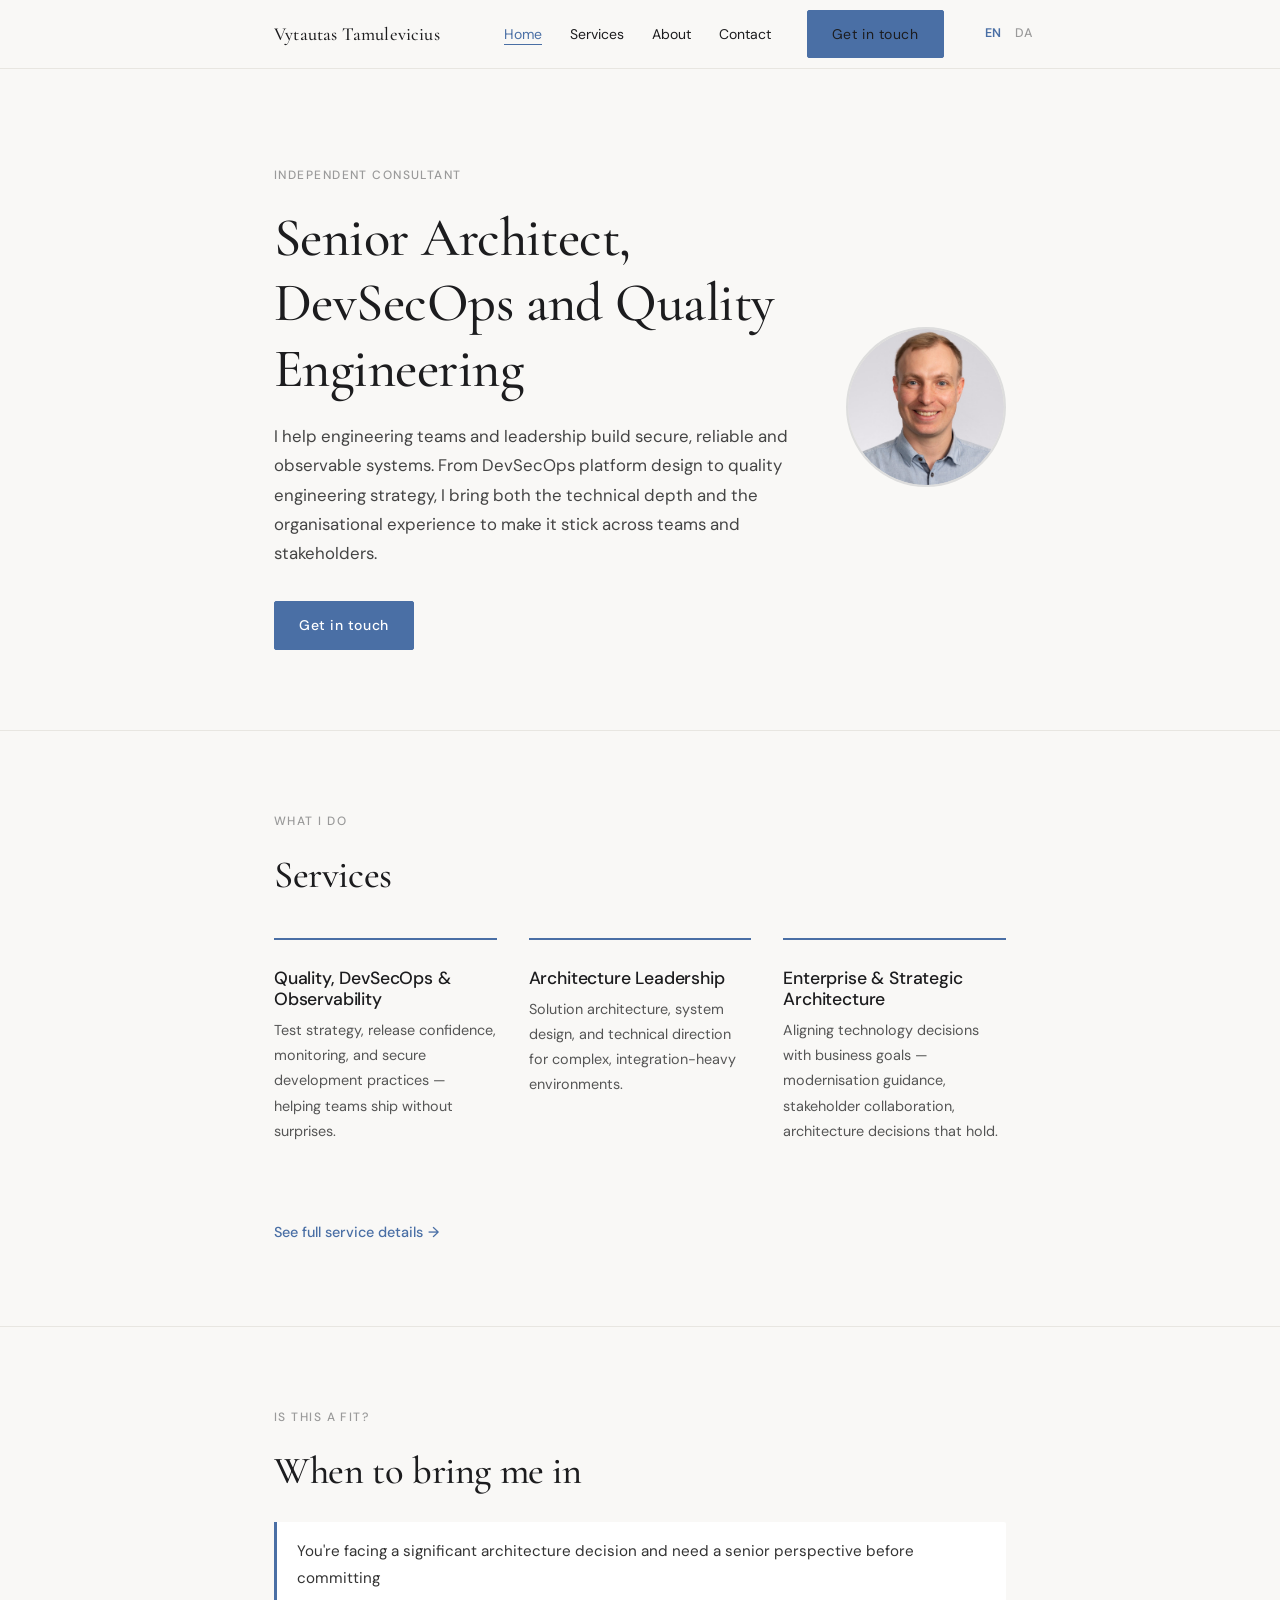
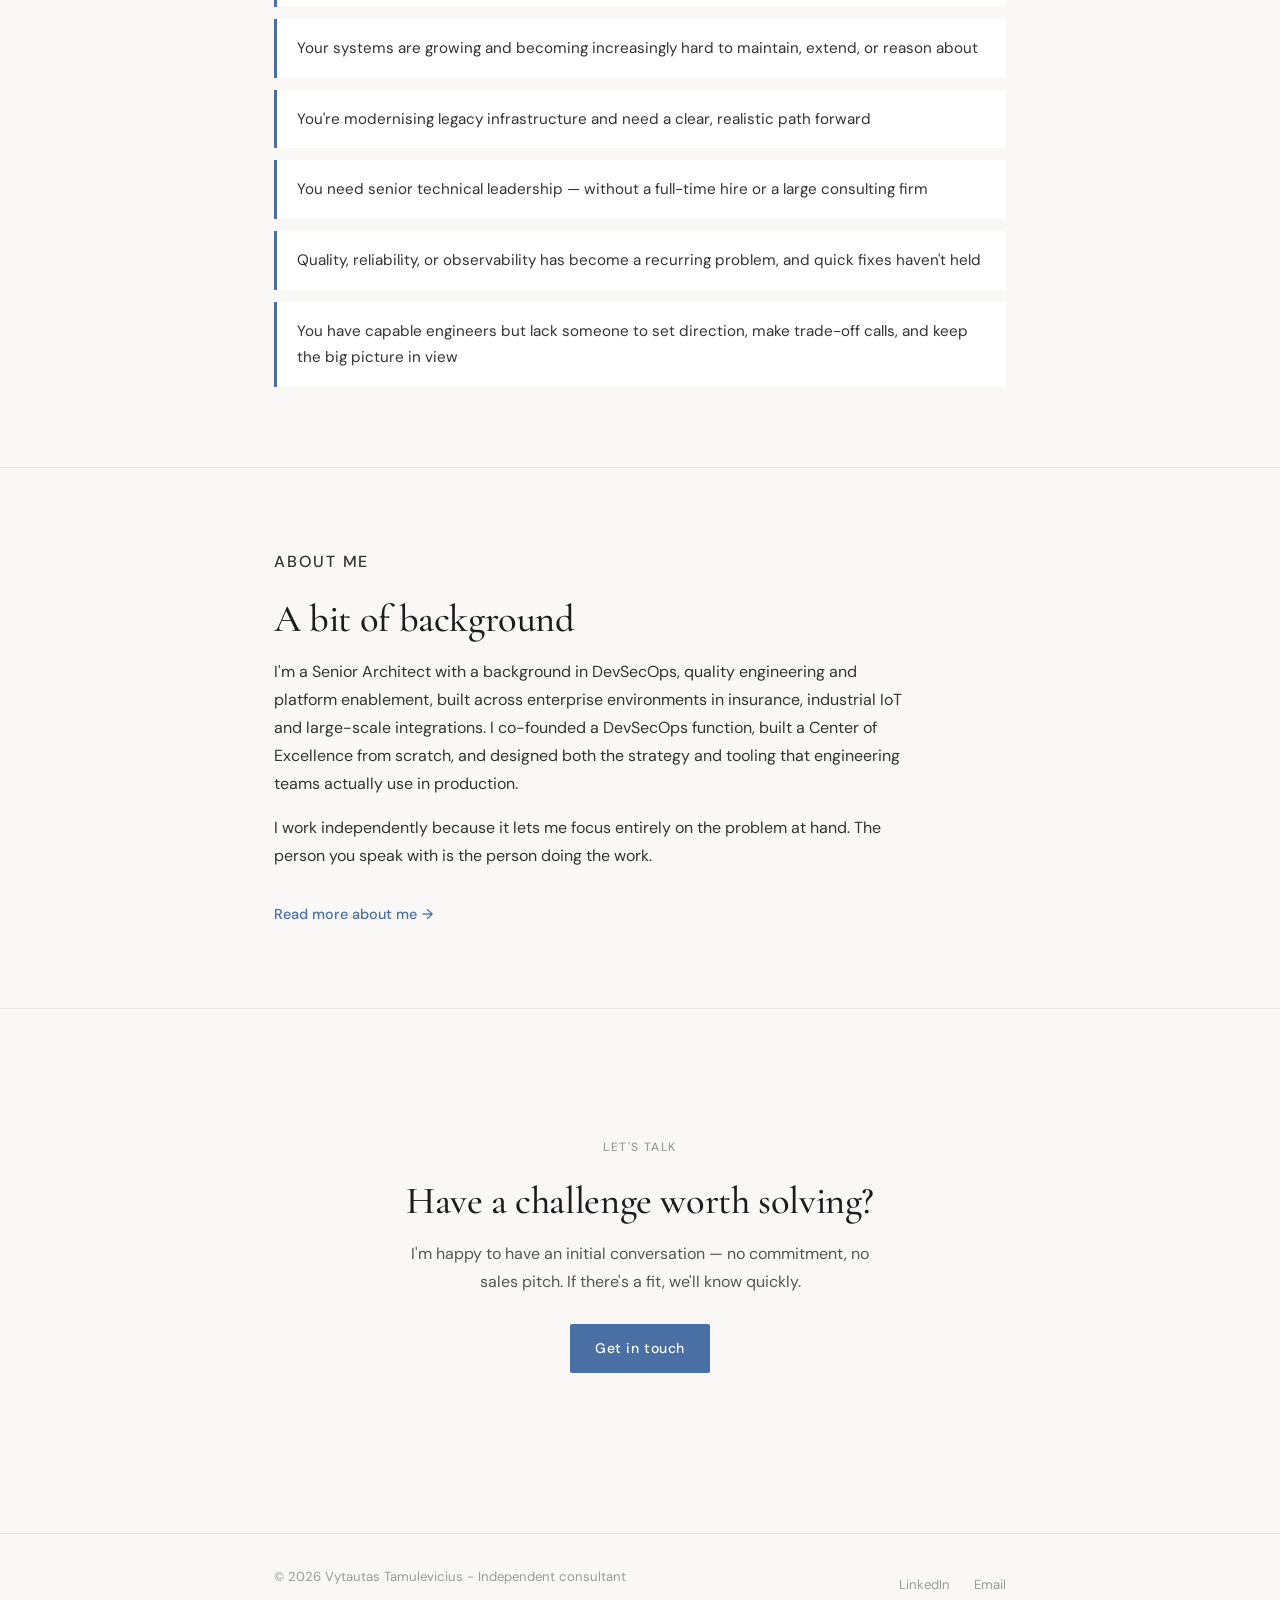
<file: index.html>
<!DOCTYPE html>
<html lang="en">
<head>
  <meta charset="UTF-8" />
  <meta name="viewport" content="width=device-width, initial-scale=1.0" />
  <title>Vytautas Tamulevicius — Senior Architect, DevSecOps & Quality Engineering</title>
  <meta name="description" content="Independent consulting by Vytautas Tamulevicius — Solution Architect and Engineering Leader helping companies navigate complex systems, modernisation, and architecture decisions." />
  <link rel="stylesheet" href="style.css" />
</head>
<body>

  <nav>
    <div class="nav-inner">
      <a href="/" class="nav-logo" data-i18n="nav_logo">Vytautas Tamulevicius</a>
      <ul class="nav-links">
        <li><a href="/" class="active" data-i18n="nav_home">Home</a></li>
        <li><a href="/services" data-i18n="nav_services">Services</a></li>
        <li><a href="/about" data-i18n="nav_about">About</a></li>
        <li><a href="/contact" data-i18n="nav_contact">Contact</a></li>
        <li class="nav-cta"><a href="/contact" class="btn btn-primary" data-i18n="nav_cta">Get in touch</a></li>
        <li>
          <div class="lang-switcher">
            <button class="lang-btn" data-lang="en" aria-label="Switch to English">EN</button>
            <button class="lang-btn" data-lang="dk" aria-label="Skift til dansk">DA</button>
          </div>
        </li>
      </ul>
      <div class="nav-mobile-controls">
        <div class="lang-switcher">
          <button class="lang-btn" data-lang="en" aria-label="Switch to English">EN</button>
          <button class="lang-btn" data-lang="dk" aria-label="Skift til dansk">DA</button>
        </div>
        <button class="hamburger" aria-label="Toggle navigation" aria-expanded="false">
          <span></span><span></span><span></span>
        </button>
      </div>
    </div>
    <div class="mobile-menu">
      <a href="/" data-i18n="nav_home">Home</a>
      <a href="/services" data-i18n="nav_services">Services</a>
      <a href="/about" data-i18n="nav_about">About</a>
      <a href="/contact" data-i18n="nav_contact">Contact</a>
      <a href="/contact" class="btn btn-primary" data-i18n="nav_cta">Get in touch</a>
    </div>
  </nav>

  <main>

    <section class="hero">
      <div class="container">
        <div class="hero-inner">
          <div class="hero-text">
            <p class="section-label" data-i18n="hero_label">Independent Consultant</p>
            <h1 data-i18n="hero_h1">Senior Architect, DevSecOps and Quality Engineering</h1>
            <p class="hero-sub" data-i18n="hero_sub">I help engineering teams and leadership build secure, reliable and observable systems. From DevSecOps platform design to quality engineering strategy, I bring both the technical depth and the organisational experience to make it stick across teams and stakeholders.</p>
            <a href="/contact" class="btn btn-primary" data-i18n="hero_cta">Get in touch</a>
          </div>
          <div class="photo-placeholder" aria-label="Profile photo of Vytautas Tamulevicius">
            <img src="photo.jpg" alt="Vytautas Tamulevicius" />
          </div>
        </div>
      </div>
    </section>

    <hr />

    <section>
      <div class="container">
        <p class="section-label" data-i18n="services_label">What I do</p>
        <h2 data-i18n="services_h2">Services</h2>
        <div class="services-grid">
          <div class="service-card">
            <h3 data-i18n="s3_title">Quality, DevSecOps &amp; Observability</h3>
            <p data-i18n="s3_desc">Test strategy, release confidence, monitoring, and secure development practices — helping teams ship without surprises.</p>
          </div>
          <div class="service-card">
            <h3 data-i18n="s1_title">Architecture Leadership</h3>
            <p data-i18n="s1_desc">Solution architecture, system design, and technical direction for complex, integration-heavy environments.</p>
          </div>
          <div class="service-card">
            <h3 data-i18n="s2_title">Enterprise &amp; Strategic Architecture</h3>
            <p data-i18n="s2_desc">Aligning technology decisions with business goals — modernisation guidance, stakeholder collaboration, architecture decisions that hold.</p>
          </div>
        </div>
        <p style="margin-top:2rem;">
          <a href="/services" class="text-link" data-i18n="services_link">See full service details</a>
        </p>
      </div>
    </section>

    <hr />

    <section>
      <div class="container">
        <p class="section-label" data-i18n="bringin_label">Is this a fit?</p>
        <h2 data-i18n="bringin_h2">When to bring me in</h2>
        <ul class="bring-in-list">
          <li data-i18n="bringin_1">You're facing a significant architecture decision and need a senior perspective before committing</li>
          <li data-i18n="bringin_2">Your systems are growing and becoming increasingly hard to maintain, extend, or reason about</li>
          <li data-i18n="bringin_3">You're modernising legacy infrastructure and need a clear, realistic path forward</li>
          <li data-i18n="bringin_4">You need senior technical leadership — without a full-time hire or a large consulting firm</li>
          <li data-i18n="bringin_5">Quality, reliability, or observability has become a recurring problem, and quick fixes haven't held</li>
          <li data-i18n="bringin_6">You have capable engineers but lack someone to set direction, make trade-off calls, and keep the big picture in view</li>
        </ul>
      </div>
    </section>

    <!-- TESTIMONIALS HIDDEN: uncomment when you have permission from former managers -->
    <!--
    <hr />

    <section>
      <div class="container">
        <p class="section-label" data-i18n="test_label">What others say</p>
        <h2 data-i18n="test_h2">Testimonials</h2>
        <div class="testimonials-grid">
          <div class="testimonial">
            <blockquote data-i18n="t1_quote">"Vytautas brought clarity to a system design we had been going back and forth on for months. He asked the right questions, laid out the trade-offs honestly, and gave us a path we could actually execute."</blockquote>
            <cite data-i18n="t1_cite">Engineering Manager, EPOS</cite>
          </div>
          <div class="testimonial">
            <blockquote data-i18n="t2_quote">"What I appreciated most was the absence of hype. He looked at our situation as it actually was and gave us a realistic assessment — including the things we didn't want to hear."</blockquote>
            <cite data-i18n="t2_cite">CTO, Nordic Fintech Startup</cite>
          </div>
          <div class="testimonial">
            <blockquote data-i18n="t3_quote">"Strong technical depth combined with the ability to communicate clearly with non-technical stakeholders. That combination is rare and genuinely valuable."</blockquote>
            <cite data-i18n="t3_cite">VP Engineering, Insurance Platform</cite>
          </div>
        </div>
      </div>
    </section>
    -->

    <hr />

    <section>
      <div class="container about-teaser">
        <p class="section-label" data-i18n="about_label">About me</p>
        <h2 data-i18n="about_h2">A bit of background</h2>
        <p data-i18n="about_p1">I'm a Senior Architect with a background in DevSecOps, quality engineering and platform enablement, built across enterprise environments in insurance, industrial IoT and large-scale integrations. I co-founded a DevSecOps function, built a Center of Excellence from scratch, and designed both the strategy and tooling that engineering teams actually use in production.</p>
        <p data-i18n="about_p2">I work independently because it lets me focus entirely on the problem at hand. The person you speak with is the person doing the work.</p>
        <a href="/about" class="text-link" data-i18n="about_link">Read more about me</a>
      </div>
    </section>

    <hr />

    <section>
      <div class="container" style="text-align:center; padding: 3rem 0;">
        <p class="section-label" data-i18n="cta_label">Let's talk</p>
        <h2 data-i18n="cta_h2">Have a challenge worth solving?</h2>
        <p style="color:#555; margin-bottom:1.75rem; max-width:480px; margin-left:auto; margin-right:auto;" data-i18n="cta_p">I'm happy to have an initial conversation — no commitment, no sales pitch. If there's a fit, we'll know quickly.</p>
        <a href="/contact" class="btn btn-primary" data-i18n="cta_btn">Get in touch</a>
      </div>
    </section>

  </main>

  <footer>
    <div class="footer-inner">
      <p class="footer-copy" data-i18n="footer_copy">© 2026 Vytautas Tamulevicius - Independent consultant</p>
      <div class="footer-links">
        <!-- PLACEHOLDER: Verify LinkedIn URL slug before publishing -->
        <a href="https://www.linkedin.com/in/vytautastamulevicius/" target="_blank" rel="noopener" data-i18n="footer_li">LinkedIn</a>
        <a href="mailto:vytautas.tamulevicius@humanaipartner.com" data-i18n="footer_email">Email</a>
      </div>
    </div>
  </footer>

  <script src="translations.js"></script>
  <script>
    const hamburger = document.querySelector('.hamburger');
    const mobileMenu = document.querySelector('.mobile-menu');
    hamburger.addEventListener('click', () => {
      const isOpen = mobileMenu.classList.toggle('open');
      hamburger.classList.toggle('open', isOpen);
      hamburger.setAttribute('aria-expanded', isOpen);
    });
  </script>
</body>
</html>
</file>
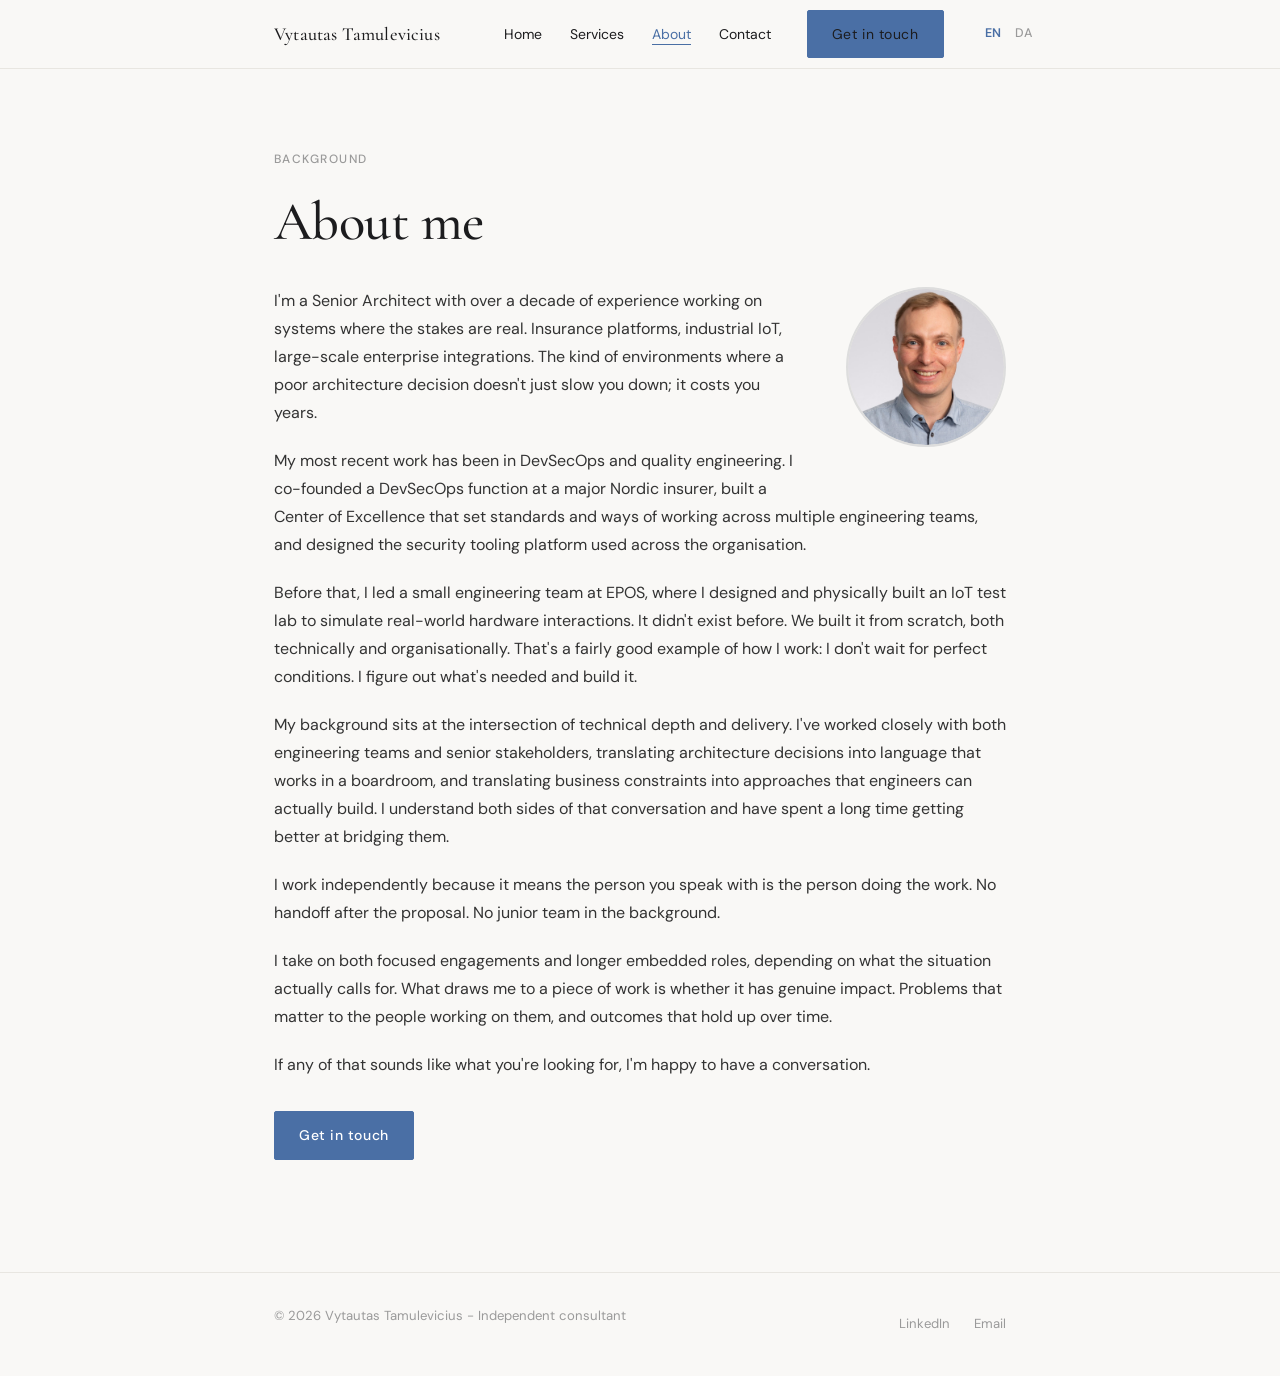
<file: about/index.html>
<!DOCTYPE html>
<html lang="en">
<head>
  <meta charset="UTF-8" />
  <meta name="viewport" content="width=device-width, initial-scale=1.0" />
  <title>About — Vytautas Tamulevicius</title>
  <meta name="description" content="About Vytautas Tamulevicius — Solution Architect and Engineering Leader with a background in insurance, IoT, and complex enterprise systems." />
  <link rel="stylesheet" href="/style.css" />
  <style>
    .about-photo { float: right; margin: 0 0 2rem 2.5rem; }
    @media (max-width: 600px) { .about-photo { float: none; margin: 0 0 2rem 0; } }
  </style>
</head>
<body>

  <nav>
    <div class="nav-inner">
      <a href="/" class="nav-logo" data-i18n="nav_logo">Vytautas Tamulevicius</a>
      <ul class="nav-links">
        <li><a href="/" data-i18n="nav_home">Home</a></li>
        <li><a href="/services" data-i18n="nav_services">Services</a></li>
        <li><a href="/about" class="active" data-i18n="nav_about">About</a></li>
        <li><a href="/contact" data-i18n="nav_contact">Contact</a></li>
        <li class="nav-cta"><a href="/contact" class="btn btn-primary" data-i18n="nav_cta">Get in touch</a></li>
        <li>
          <div class="lang-switcher">
            <button class="lang-btn" data-lang="en" aria-label="Switch to English">EN</button>
            <button class="lang-btn" data-lang="dk" aria-label="Skift til dansk">DA</button>
          </div>
        </li>
      </ul>
      <div class="nav-mobile-controls">
        <div class="lang-switcher">
          <button class="lang-btn" data-lang="en" aria-label="Switch to English">EN</button>
          <button class="lang-btn" data-lang="dk" aria-label="Skift til dansk">DA</button>
        </div>
        <button class="hamburger" aria-label="Toggle navigation" aria-expanded="false">
          <span></span><span></span><span></span>
        </button>
      </div>
    </div>
    <div class="mobile-menu">
      <a href="/" data-i18n="nav_home">Home</a>
      <a href="/services" data-i18n="nav_services">Services</a>
      <a href="/about" data-i18n="nav_about">About</a>
      <a href="/contact" data-i18n="nav_contact">Contact</a>
      <a href="/contact" class="btn btn-primary" data-i18n="nav_cta">Get in touch</a>
    </div>
  </nav>

  <main>
    <section>
      <div class="container">
        <p class="section-label" data-i18n="ab_label">Background</p>
        <h1 data-i18n="ab_h1">About me</h1>

        <div class="about-content" style="margin-top:2rem;">
          <div class="about-photo">
            <div class="photo-placeholder" aria-label="Profile photo of Vytautas Tamulevicius">
              <img src="/photo.jpg" alt="Vytautas Tamulevicius" />
            </div>
          </div>

          <p data-i18n="ab_p1">I'm a Senior Architect with over a decade of experience working on systems where the stakes are real. Insurance platforms, industrial IoT, large-scale enterprise integrations. The kind of environments where a poor architecture decision doesn't just slow you down; it costs you years.</p>
          <p data-i18n="ab_p2">My most recent work has been in DevSecOps and quality engineering. I co-founded a DevSecOps function at a major Nordic insurer, built a Center of Excellence that set standards and ways of working across multiple engineering teams, and designed the security tooling platform used across the organisation.</p>
          <p data-i18n="ab_p3">Before that, I led a small engineering team at EPOS, where I designed and physically built an IoT test lab to simulate real-world hardware interactions. It didn't exist before. We built it from scratch, both technically and organisationally. That's a fairly good example of how I work: I don't wait for perfect conditions. I figure out what's needed and build it.</p>
          <p data-i18n="ab_p4">My background sits at the intersection of technical depth and delivery. I've worked closely with both engineering teams and senior stakeholders, translating architecture decisions into language that works in a boardroom, and translating business constraints into approaches that engineers can actually build. I understand both sides of that conversation and have spent a long time getting better at bridging them.</p>
          <p data-i18n="ab_p5">I work independently because it means the person you speak with is the person doing the work. No handoff after the proposal. No junior team in the background.</p>
          <p data-i18n="ab_p6">I take on both focused engagements and longer embedded roles, depending on what the situation actually calls for. What draws me to a piece of work is whether it has genuine impact. Problems that matter to the people working on them, and outcomes that hold up over time.</p>
          <p data-i18n="ab_p7">If any of that sounds like what you're looking for, I'm happy to have a conversation.</p>

          <p style="margin-top:2rem;">
            <a href="/contact" class="btn btn-primary" data-i18n="ab_btn">Get in touch</a>
          </p>
        </div>
      </div>
    </section>
  </main>

  <footer>
    <div class="footer-inner">
      <p class="footer-copy" data-i18n="footer_copy">© 2025 Vytautas Tamulevicius. Independent consultant.</p>
      <div class="footer-links">
        <!-- PLACEHOLDER: Verify LinkedIn URL slug before publishing -->
        <a href="https://linkedin.com/in/vtamulevicius" target="_blank" rel="noopener" data-i18n="footer_li">LinkedIn</a>
        <a href="mailto:vytautas.tamulevicius@humanaipartner.com" data-i18n="footer_email">Email</a>
      </div>
    </div>
  </footer>

  <script src="/translations.js"></script>
  <script>
    const hamburger = document.querySelector('.hamburger');
    const mobileMenu = document.querySelector('.mobile-menu');
    hamburger.addEventListener('click', () => {
      const isOpen = mobileMenu.classList.toggle('open');
      hamburger.classList.toggle('open', isOpen);
      hamburger.setAttribute('aria-expanded', isOpen);
    });
  </script>
</body>
</html>
</file>
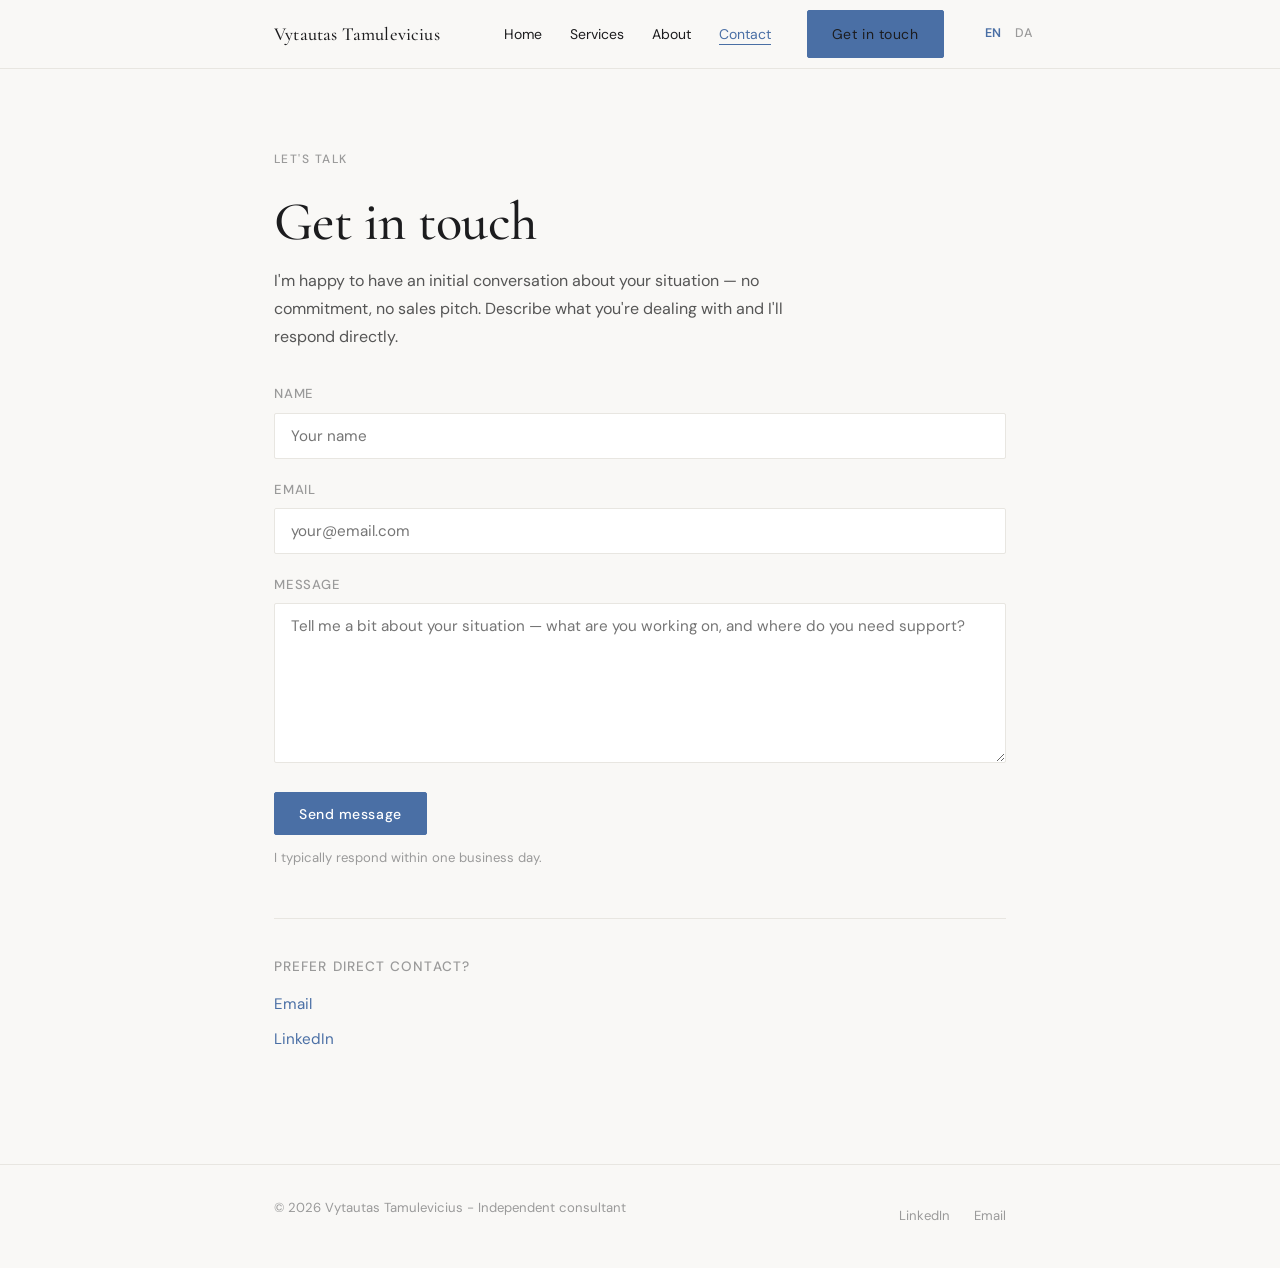
<file: contact/index.html>
<!DOCTYPE html>
<html lang="en">
<head>
  <meta charset="UTF-8" />
  <meta name="viewport" content="width=device-width, initial-scale=1.0" />
  <title>Contact — Vytautas Tamulevicius</title>
  <meta name="description" content="Get in touch with Vytautas Tamulevicius — independent Solution Architect and Engineering Leader." />
  <link rel="stylesheet" href="/style.css" />
</head>
<body>

  <nav>
    <div class="nav-inner">
      <a href="/" class="nav-logo" data-i18n="nav_logo">Vytautas Tamulevicius</a>
      <ul class="nav-links">
        <li><a href="/" data-i18n="nav_home">Home</a></li>
        <li><a href="/services" data-i18n="nav_services">Services</a></li>
        <li><a href="/about" data-i18n="nav_about">About</a></li>
        <li><a href="/contact" class="active" data-i18n="nav_contact">Contact</a></li>
        <li class="nav-cta"><a href="/contact" class="btn btn-primary" data-i18n="nav_cta">Get in touch</a></li>
        <li>
          <div class="lang-switcher">
            <button class="lang-btn" data-lang="en" aria-label="Switch to English">EN</button>
            <button class="lang-btn" data-lang="dk" aria-label="Skift til dansk">DA</button>
          </div>
        </li>
      </ul>
      <div class="nav-mobile-controls">
        <div class="lang-switcher">
          <button class="lang-btn" data-lang="en" aria-label="Switch to English">EN</button>
          <button class="lang-btn" data-lang="dk" aria-label="Skift til dansk">DA</button>
        </div>
        <button class="hamburger" aria-label="Toggle navigation" aria-expanded="false">
          <span></span><span></span><span></span>
        </button>
      </div>
    </div>
    <div class="mobile-menu">
      <a href="/" data-i18n="nav_home">Home</a>
      <a href="/services" data-i18n="nav_services">Services</a>
      <a href="/about" data-i18n="nav_about">About</a>
      <a href="/contact" data-i18n="nav_contact">Contact</a>
      <a href="/contact" class="btn btn-primary" data-i18n="nav_cta">Get in touch</a>
    </div>
  </nav>

  <main>
    <section>
      <div class="container">
        <p class="section-label" data-i18n="ct_label">Let's talk</p>
        <h1 data-i18n="ct_h1">Get in touch</h1>
        <p style="color:#555; max-width:520px; margin-top:0.75rem;" data-i18n="ct_intro">I'm happy to have an initial conversation about your situation — no commitment, no sales pitch. Describe what you're dealing with and I'll respond directly.</p>

        <form class="contact-form" action="https://formspree.io/f/mbdqpvjg" method="POST" id="contact-form" novalidate>

          <div class="form-group">
            <label for="name" data-i18n="ct_name_label">Name</label>
            <input type="text" id="name" name="name" data-i18n-ph="ct_name_ph" placeholder="Your name" required autocomplete="name" />
          </div>

          <div class="form-group">
            <label for="email" data-i18n="ct_email_label">Email</label>
            <input type="email" id="email" name="email" data-i18n-ph="ct_email_ph" placeholder="your@email.com" required autocomplete="email" />
          </div>

          <div class="form-group">
            <label for="message" data-i18n="ct_msg_label">Message</label>
            <textarea id="message" name="message" data-i18n-ph="ct_msg_ph" placeholder="Tell me a bit about your situation — what are you working on, and where do you need support?" required></textarea>
          </div>

          <div class="form-submit">
            <button type="submit" class="btn btn-primary" data-i18n="ct_submit">Send message</button>
          </div>

          <p class="form-note" data-i18n="ct_note">I typically respond within one business day.</p>
          <div class="form-success" id="form-success" role="alert" data-i18n="ct_success">Thank you — your message has been sent. I'll be in touch shortly.</div>

        </form>

        <div class="contact-alternatives">
          <h3 data-i18n="ct_alt_h3">Prefer direct contact?</h3>
          <div class="contact-links">
            <a href="mailto:vytautas.tamulevicius@humanaipartner.com">Email</a>
            <!-- PLACEHOLDER: Verify LinkedIn URL slug before publishing -->
            <a href="https://www.linkedin.com/in/vytautastamulevicius/" target="_blank" rel="noopener" data-i18n="ct_li_link">LinkedIn</a>
          </div>
        </div>

      </div>
    </section>
  </main>

  <footer>
    <div class="footer-inner">
      <p class="footer-copy" data-i18n="footer_copy">© 2026 Vytautas Tamulevicius - Independent consultant</p>
      <div class="footer-links">
        <!-- PLACEHOLDER: Verify LinkedIn URL slug before publishing -->
        <a href="https://linkedin.com/in/vtamulevicius" target="_blank" rel="noopener" data-i18n="footer_li">LinkedIn</a>
        <a href="mailto:vytautas.tamulevicius@humanaipartner.com" data-i18n="footer_email">Email</a>
      </div>
    </div>
  </footer>

  <script src="/translations.js"></script>
  <script>
    const hamburger = document.querySelector('.hamburger');
    const mobileMenu = document.querySelector('.mobile-menu');
    hamburger.addEventListener('click', () => {
      const isOpen = mobileMenu.classList.toggle('open');
      hamburger.classList.toggle('open', isOpen);
      hamburger.setAttribute('aria-expanded', isOpen);
    });

    const form = document.getElementById('contact-form');
    const successMsg = document.getElementById('form-success');
    form.addEventListener('submit', async (e) => {
      e.preventDefault();
      const data = new FormData(form);
      try {
        const res = await fetch(form.action, { method: 'POST', body: data, headers: { Accept: 'application/json' } });
        if (res.ok) {
          form.reset();
          successMsg.style.display = 'block';
          successMsg.scrollIntoView({ behavior: 'smooth', block: 'nearest' });
        } else {
          alert('Something went wrong — please try emailing directly.');
        }
      } catch { alert('Something went wrong — please try emailing directly.'); }
    });
  </script>
</body>
</html>
</file>
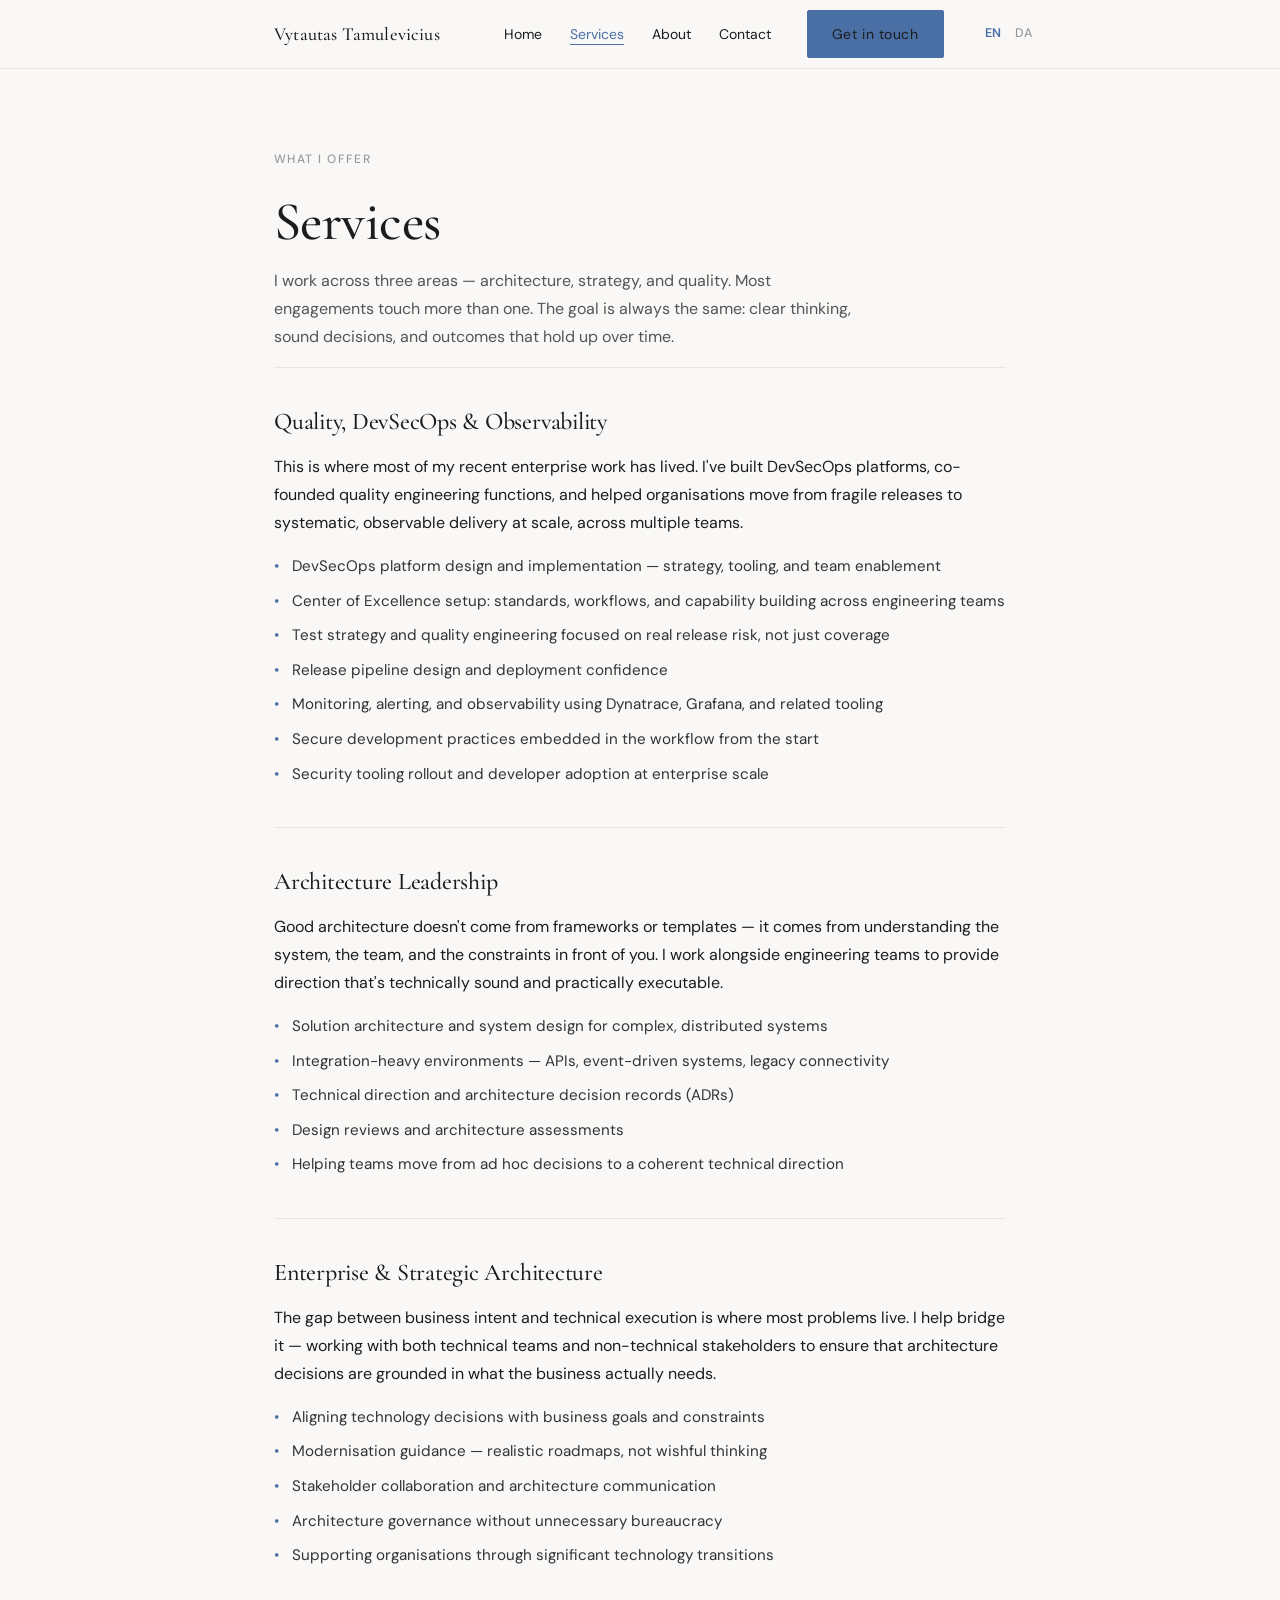
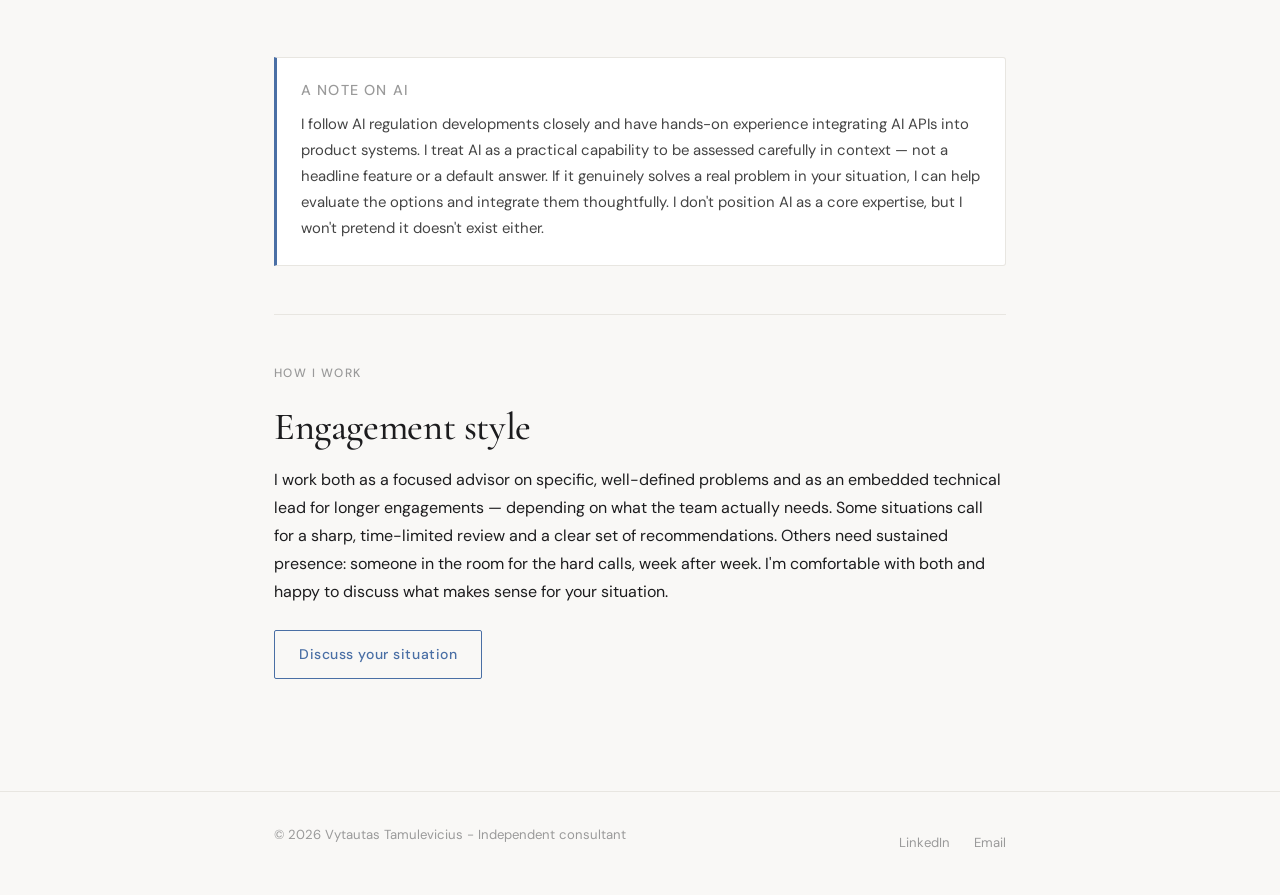
<file: services/index.html>
<!DOCTYPE html>
<html lang="en">
<head>
  <meta charset="UTF-8" />
  <meta name="viewport" content="width=device-width, initial-scale=1.0" />
  <title>Services — Vytautas Tamulevicius</title>
  <meta name="description" content="Consulting services from Vytautas Tamulevicius — Architecture Leadership, Enterprise Strategy, and Quality & DevSecOps for complex technical environments." />
  <link rel="stylesheet" href="/style.css" />
</head>
<body>

  <nav>
    <div class="nav-inner">
      <a href="/" class="nav-logo" data-i18n="nav_logo">Vytautas Tamulevicius</a>
      <ul class="nav-links">
        <li><a href="/" data-i18n="nav_home">Home</a></li>
        <li><a href="/services" class="active" data-i18n="nav_services">Services</a></li>
        <li><a href="/about" data-i18n="nav_about">About</a></li>
        <li><a href="/contact" data-i18n="nav_contact">Contact</a></li>
        <li class="nav-cta"><a href="/contact" class="btn btn-primary" data-i18n="nav_cta">Get in touch</a></li>
        <li>
          <div class="lang-switcher">
            <button class="lang-btn" data-lang="en" aria-label="Switch to English">EN</button>
            <button class="lang-btn" data-lang="dk" aria-label="Skift til dansk">DA</button>
          </div>
        </li>
      </ul>
      <div class="nav-mobile-controls">
        <div class="lang-switcher">
          <button class="lang-btn" data-lang="en" aria-label="Switch to English">EN</button>
          <button class="lang-btn" data-lang="dk" aria-label="Skift til dansk">DA</button>
        </div>
        <button class="hamburger" aria-label="Toggle navigation" aria-expanded="false">
          <span></span><span></span><span></span>
        </button>
      </div>
    </div>
    <div class="mobile-menu">
      <a href="/" data-i18n="nav_home">Home</a>
      <a href="/services" data-i18n="nav_services">Services</a>
      <a href="/about" data-i18n="nav_about">About</a>
      <a href="/contact" data-i18n="nav_contact">Contact</a>
      <a href="/contact" class="btn btn-primary" data-i18n="nav_cta">Get in touch</a>
    </div>
  </nav>

  <main>
    <section>
      <div class="container">
        <p class="section-label" data-i18n="sp_label">What I offer</p>
        <h1 data-i18n="sp_h1">Services</h1>
        <p style="color:#555; max-width:580px; margin-top:0.75rem;" data-i18n="sp_intro">I work across three areas — architecture, strategy, and quality. Most engagements touch more than one. The goal is always the same: clear thinking, sound decisions, and outcomes that hold up over time.</p>

        <div class="service-block">
          <h2 data-i18n="sp_s3_h2">Quality, DevSecOps &amp; Observability</h2>
          <p data-i18n="sp_s3_p">This is where most of my recent enterprise work has lived. I've built DevSecOps platforms, co-founded quality engineering functions, and helped organisations move from fragile releases to systematic, observable delivery at scale, across multiple teams.</p>
          <ul class="service-list">
            <li data-i18n="sp_s3_l1">DevSecOps platform design and implementation — strategy, tooling, and team enablement</li>
            <li data-i18n="sp_s3_l2">Center of Excellence setup: standards, workflows, and capability building across engineering teams</li>
            <li data-i18n="sp_s3_l3">Test strategy and quality engineering focused on real release risk, not just coverage</li>
            <li data-i18n="sp_s3_l4">Release pipeline design and deployment confidence</li>
            <li data-i18n="sp_s3_l5">Monitoring, alerting, and observability using Dynatrace, Grafana, and related tooling</li>
            <li data-i18n="sp_s3_l6">Secure development practices embedded in the workflow from the start</li>
            <li data-i18n="sp_s3_l7">Security tooling rollout and developer adoption at enterprise scale</li>
          </ul>
        </div>

        <div class="service-block">
          <h2 data-i18n="sp_s1_h2">Architecture Leadership</h2>
          <p data-i18n="sp_s1_p">Good architecture doesn't come from frameworks or templates — it comes from understanding the system, the team, and the constraints in front of you. I work alongside engineering teams to provide direction that's technically sound and practically executable.</p>
          <ul class="service-list">
            <li data-i18n="sp_s1_l1">Solution architecture and system design for complex, distributed systems</li>
            <li data-i18n="sp_s1_l2">Integration-heavy environments — APIs, event-driven systems, legacy connectivity</li>
            <li data-i18n="sp_s1_l3">Technical direction and architecture decision records (ADRs)</li>
            <li data-i18n="sp_s1_l4">Design reviews and architecture assessments</li>
            <li data-i18n="sp_s1_l5">Helping teams move from ad hoc decisions to a coherent technical direction</li>
          </ul>
        </div>

        <div class="service-block">
          <h2 data-i18n="sp_s2_h2">Enterprise &amp; Strategic Architecture</h2>
          <p data-i18n="sp_s2_p">The gap between business intent and technical execution is where most problems live. I help bridge it — working with both technical teams and non-technical stakeholders to ensure that architecture decisions are grounded in what the business actually needs.</p>
          <ul class="service-list">
            <li data-i18n="sp_s2_l1">Aligning technology decisions with business goals and constraints</li>
            <li data-i18n="sp_s2_l2">Modernisation guidance — realistic roadmaps, not wishful thinking</li>
            <li data-i18n="sp_s2_l3">Stakeholder collaboration and architecture communication</li>
            <li data-i18n="sp_s2_l4">Architecture governance without unnecessary bureaucracy</li>
            <li data-i18n="sp_s2_l5">Supporting organisations through significant technology transitions</li>
          </ul>
        </div>

        <div class="ai-note">
          <h3 data-i18n="ai_label">A note on AI</h3>
          <p data-i18n="ai_p">I follow AI regulation developments closely and have hands-on experience integrating AI APIs into product systems. I treat AI as a practical capability to be assessed carefully in context — not a headline feature or a default answer. If it genuinely solves a real problem in your situation, I can help evaluate the options and integrate them thoughtfully. I don't position AI as a core expertise, but I won't pretend it doesn't exist either.</p>
        </div>

        <div class="how-i-work">
          <p class="section-label" data-i18n="hiw_label">How I work</p>
          <h2 data-i18n="hiw_h2">Engagement style</h2>
          <p data-i18n="hiw_p">I work both as a focused advisor on specific, well-defined problems and as an embedded technical lead for longer engagements — depending on what the team actually needs. Some situations call for a sharp, time-limited review and a clear set of recommendations. Others need sustained presence: someone in the room for the hard calls, week after week. I'm comfortable with both and happy to discuss what makes sense for your situation.</p>
          <p style="margin-top:1.5rem;">
            <a href="/contact" class="btn btn-outline" data-i18n="hiw_btn">Discuss your situation</a>
          </p>
        </div>

      </div>
    </section>
  </main>

  <footer>
    <div class="footer-inner">
      <p class="footer-copy" data-i18n="footer_copy">© 2026 Vytautas Tamulevicius - Independent consultant</p>
      <div class="footer-links">
        <!-- PLACEHOLDER: Verify LinkedIn URL slug before publishing -->
        <a href="https://www.linkedin.com/in/vytautastamulevicius/" target="_blank" rel="noopener" data-i18n="footer_li">LinkedIn</a>
        <a href="mailto:vytautas.tamulevicius@humanaipartner.com" data-i18n="footer_email">Email</a>
      </div>
    </div>
  </footer>

  <script src="/translations.js"></script>
  <script>
    const hamburger = document.querySelector('.hamburger');
    const mobileMenu = document.querySelector('.mobile-menu');
    hamburger.addEventListener('click', () => {
      const isOpen = mobileMenu.classList.toggle('open');
      hamburger.classList.toggle('open', isOpen);
      hamburger.setAttribute('aria-expanded', isOpen);
    });
  </script>
</body>
</html>
</file>
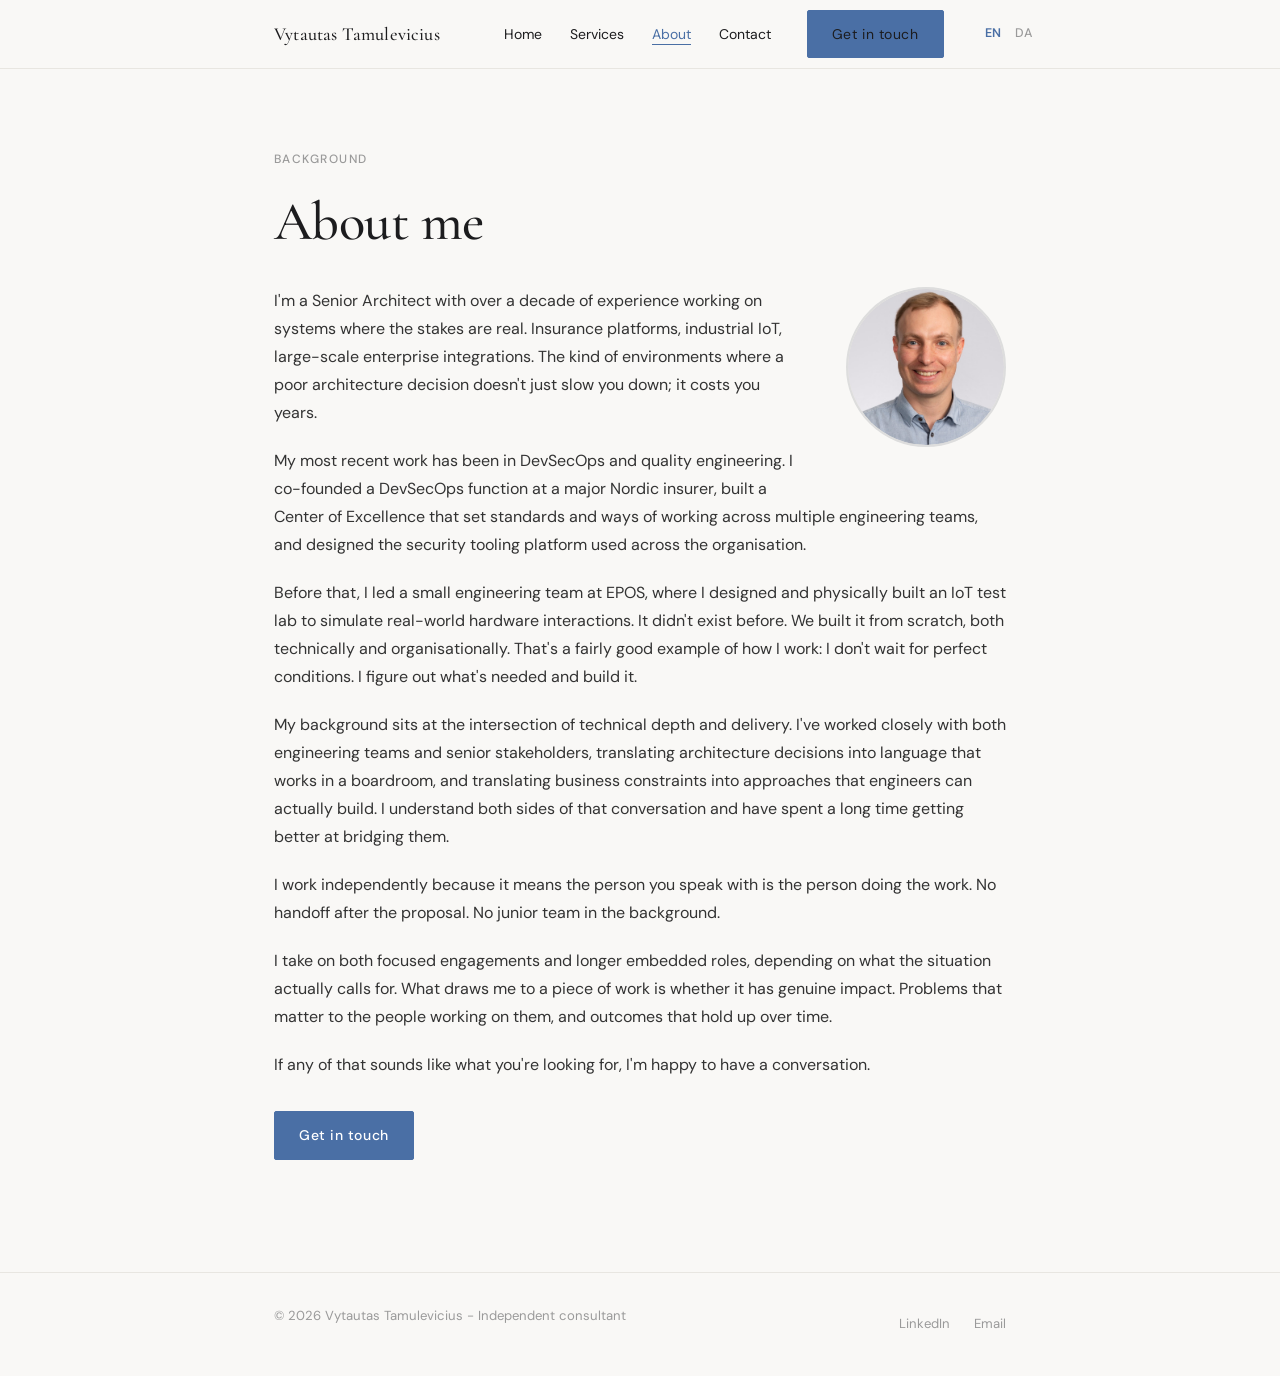
<file: about.html>
<!DOCTYPE html>
<html lang="en">
<head>
  <meta charset="UTF-8" />
  <meta name="viewport" content="width=device-width, initial-scale=1.0" />
  <title>About — Vytautas Tamulevicius</title>
  <meta name="description" content="About Vytautas Tamulevicius — Solution Architect and Engineering Leader with a background in insurance, IoT, and complex enterprise systems." />
  <link rel="stylesheet" href="style.css" />
  <style>
    .about-photo { float: right; margin: 0 0 2rem 2.5rem; }
    @media (max-width: 600px) { .about-photo { float: none; margin: 0 0 2rem 0; } }
  </style>
</head>
<body>

  <nav>
    <div class="nav-inner">
      <a href="index.html" class="nav-logo" data-i18n="nav_logo">Vytautas Tamulevicius</a>
      <ul class="nav-links">
        <li><a href="index.html" data-i18n="nav_home">Home</a></li>
        <li><a href="services.html" data-i18n="nav_services">Services</a></li>
        <li><a href="about.html" class="active" data-i18n="nav_about">About</a></li>
        <li><a href="contact.html" data-i18n="nav_contact">Contact</a></li>
        <li class="nav-cta"><a href="contact.html" class="btn btn-primary" data-i18n="nav_cta">Get in touch</a></li>
        <li>
          <div class="lang-switcher">
            <button class="lang-btn" data-lang="en" aria-label="Switch to English">EN</button>
            <button class="lang-btn" data-lang="dk" aria-label="Skift til dansk">DA</button>
          </div>
        </li>
      </ul>
      <div class="nav-mobile-controls">
        <div class="lang-switcher">
          <button class="lang-btn" data-lang="en" aria-label="Switch to English">EN</button>
          <button class="lang-btn" data-lang="dk" aria-label="Skift til dansk">DA</button>
        </div>
        <button class="hamburger" aria-label="Toggle navigation" aria-expanded="false">
          <span></span><span></span><span></span>
        </button>
      </div>
    </div>
    <div class="mobile-menu">
      <a href="index.html" data-i18n="nav_home">Home</a>
      <a href="services.html" data-i18n="nav_services">Services</a>
      <a href="about.html" data-i18n="nav_about">About</a>
      <a href="contact.html" data-i18n="nav_contact">Contact</a>
      <a href="contact.html" class="btn btn-primary" data-i18n="nav_cta">Get in touch</a>
    </div>
  </nav>

  <main>
    <section>
      <div class="container">
        <p class="section-label" data-i18n="ab_label">Background</p>
        <h1 data-i18n="ab_h1">About me</h1>

        <div class="about-content" style="margin-top:2rem;">
          <div class="about-photo">
            <div class="photo-placeholder" aria-label="Profile photo of Vytautas Tamulevicius">
              <img src="photo.jpg" alt="Vytautas Tamulevicius" />
            </div>
          </div>

          <p data-i18n="ab_p1">I'm a Senior Architect with over a decade of experience working on systems where the stakes are real. Insurance platforms, industrial IoT, large-scale enterprise integrations. The kind of environments where a poor architecture decision doesn't just slow you down; it costs you years.</p>
          <p data-i18n="ab_p2">My most recent work has been in DevSecOps and quality engineering. I co-founded a DevSecOps function at a major Nordic insurer, built a Center of Excellence that set standards and ways of working across multiple engineering teams, and designed the security tooling platform used across the organisation.</p>
          <p data-i18n="ab_p3">Before that, I led a small engineering team at EPOS, where I designed and physically built an IoT test lab to simulate real-world hardware interactions. It didn't exist before. We built it from scratch, both technically and organisationally. That's a fairly good example of how I work: I don't wait for perfect conditions. I figure out what's needed and build it.</p>
          <p data-i18n="ab_p4">My background sits at the intersection of technical depth and delivery. I've worked closely with both engineering teams and senior stakeholders, translating architecture decisions into language that works in a boardroom, and translating business constraints into approaches that engineers can actually build. I understand both sides of that conversation and have spent a long time getting better at bridging them.</p>
          <p data-i18n="ab_p5">I work independently because it means the person you speak with is the person doing the work. No handoff after the proposal. No junior team in the background.</p>
          <p data-i18n="ab_p6">I take on both focused engagements and longer embedded roles, depending on what the situation actually calls for. What draws me to a piece of work is whether it has genuine impact. Problems that matter to the people working on them, and outcomes that hold up over time.</p>
          <p data-i18n="ab_p7">If any of that sounds like what you're looking for, I'm happy to have a conversation.</p>

          <p style="margin-top:2rem;">
            <a href="contact.html" class="btn btn-primary" data-i18n="ab_btn">Get in touch</a>
          </p>
        </div>
      </div>
    </section>
  </main>

  <footer>
    <div class="footer-inner">
      <p class="footer-copy" data-i18n="footer_copy">© 2025 Vytautas Tamulevicius. Independent consultant.</p>
      <div class="footer-links">
        <!-- PLACEHOLDER: Verify LinkedIn URL slug before publishing -->
        <a href="https://linkedin.com/in/vtamulevicius" target="_blank" rel="noopener" data-i18n="footer_li">LinkedIn</a>
        <a href="mailto:vytautas.tamulevicius@humanaipartner.com" data-i18n="footer_email">Email</a>
      </div>
    </div>
  </footer>

  <script src="translations.js"></script>
  <script>
    const hamburger = document.querySelector('.hamburger');
    const mobileMenu = document.querySelector('.mobile-menu');
    hamburger.addEventListener('click', () => {
      const isOpen = mobileMenu.classList.toggle('open');
      hamburger.classList.toggle('open', isOpen);
      hamburger.setAttribute('aria-expanded', isOpen);
    });
  </script>
</body>
</html>
</file>
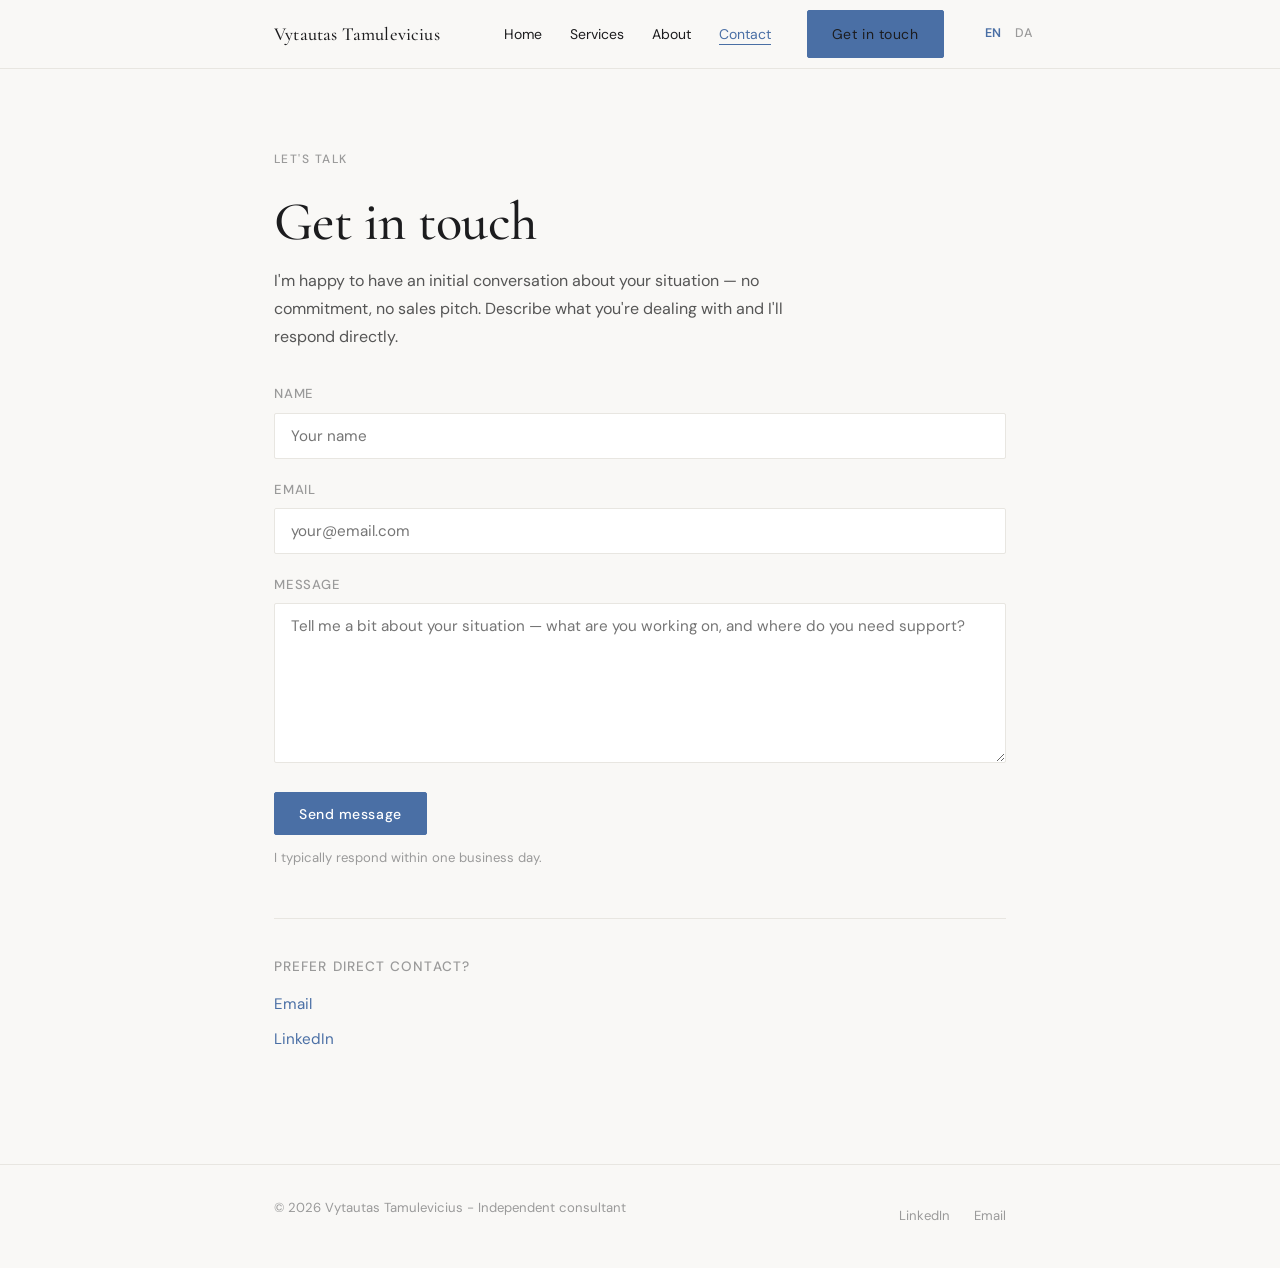
<file: contact.html>
<!DOCTYPE html>
<html lang="en">
<head>
  <meta charset="UTF-8" />
  <meta name="viewport" content="width=device-width, initial-scale=1.0" />
  <title>Contact — Vytautas Tamulevicius</title>
  <meta name="description" content="Get in touch with Vytautas Tamulevicius — independent Solution Architect and Engineering Leader." />
  <link rel="stylesheet" href="style.css" />
</head>
<body>

  <nav>
    <div class="nav-inner">
      <a href="index.html" class="nav-logo" data-i18n="nav_logo">Vytautas Tamulevicius</a>
      <ul class="nav-links">
        <li><a href="index.html" data-i18n="nav_home">Home</a></li>
        <li><a href="services.html" data-i18n="nav_services">Services</a></li>
        <li><a href="about.html" data-i18n="nav_about">About</a></li>
        <li><a href="contact.html" class="active" data-i18n="nav_contact">Contact</a></li>
        <li class="nav-cta"><a href="contact.html" class="btn btn-primary" data-i18n="nav_cta">Get in touch</a></li>
        <li>
          <div class="lang-switcher">
            <button class="lang-btn" data-lang="en" aria-label="Switch to English">EN</button>
            <button class="lang-btn" data-lang="dk" aria-label="Skift til dansk">DA</button>
          </div>
        </li>
      </ul>
      <div class="nav-mobile-controls">
        <div class="lang-switcher">
          <button class="lang-btn" data-lang="en" aria-label="Switch to English">EN</button>
          <button class="lang-btn" data-lang="dk" aria-label="Skift til dansk">DA</button>
        </div>
        <button class="hamburger" aria-label="Toggle navigation" aria-expanded="false">
          <span></span><span></span><span></span>
        </button>
      </div>
    </div>
    <div class="mobile-menu">
      <a href="index.html" data-i18n="nav_home">Home</a>
      <a href="services.html" data-i18n="nav_services">Services</a>
      <a href="about.html" data-i18n="nav_about">About</a>
      <a href="contact.html" data-i18n="nav_contact">Contact</a>
      <a href="contact.html" class="btn btn-primary" data-i18n="nav_cta">Get in touch</a>
    </div>
  </nav>

  <main>
    <section>
      <div class="container">
        <p class="section-label" data-i18n="ct_label">Let's talk</p>
        <h1 data-i18n="ct_h1">Get in touch</h1>
        <p style="color:#555; max-width:520px; margin-top:0.75rem;" data-i18n="ct_intro">I'm happy to have an initial conversation about your situation — no commitment, no sales pitch. Describe what you're dealing with and I'll respond directly.</p>

        <form class="contact-form" action="https://formspree.io/f/mbdqpvjg" method="POST" id="contact-form" novalidate>

          <div class="form-group">
            <label for="name" data-i18n="ct_name_label">Name</label>
            <input type="text" id="name" name="name" data-i18n-ph="ct_name_ph" placeholder="Your name" required autocomplete="name" />
          </div>

          <div class="form-group">
            <label for="email" data-i18n="ct_email_label">Email</label>
            <input type="email" id="email" name="email" data-i18n-ph="ct_email_ph" placeholder="your@email.com" required autocomplete="email" />
          </div>

          <div class="form-group">
            <label for="message" data-i18n="ct_msg_label">Message</label>
            <textarea id="message" name="message" data-i18n-ph="ct_msg_ph" placeholder="Tell me a bit about your situation — what are you working on, and where do you need support?" required></textarea>
          </div>

          <div class="form-submit">
            <button type="submit" class="btn btn-primary" data-i18n="ct_submit">Send message</button>
          </div>

          <p class="form-note" data-i18n="ct_note">I typically respond within one business day.</p>
          <div class="form-success" id="form-success" role="alert" data-i18n="ct_success">Thank you — your message has been sent. I'll be in touch shortly.</div>

        </form>

        <div class="contact-alternatives">
          <h3 data-i18n="ct_alt_h3">Prefer direct contact?</h3>
          <div class="contact-links">
            <a href="mailto:vytautas.tamulevicius@humanaipartner.com">Email</a>
            <!-- PLACEHOLDER: Verify LinkedIn URL slug before publishing -->
            <a href="https://www.linkedin.com/in/vytautastamulevicius/" target="_blank" rel="noopener" data-i18n="ct_li_link">LinkedIn</a>
          </div>
        </div>

      </div>
    </section>
  </main>

  <footer>
    <div class="footer-inner">
      <p class="footer-copy" data-i18n="footer_copy">© 2026 Vytautas Tamulevicius - Independent consultant</p>
      <div class="footer-links">
        <!-- PLACEHOLDER: Verify LinkedIn URL slug before publishing -->
        <a href="https://linkedin.com/in/vtamulevicius" target="_blank" rel="noopener" data-i18n="footer_li">LinkedIn</a>
        <a href="mailto:vytautas.tamulevicius@humanaipartner.com" data-i18n="footer_email">Email</a>
      </div>
    </div>
  </footer>

  <script src="translations.js"></script>
  <script>
    const hamburger = document.querySelector('.hamburger');
    const mobileMenu = document.querySelector('.mobile-menu');
    hamburger.addEventListener('click', () => {
      const isOpen = mobileMenu.classList.toggle('open');
      hamburger.classList.toggle('open', isOpen);
      hamburger.setAttribute('aria-expanded', isOpen);
    });

    const form = document.getElementById('contact-form');
    const successMsg = document.getElementById('form-success');
    form.addEventListener('submit', async (e) => {
      e.preventDefault();
      const data = new FormData(form);
      try {
        const res = await fetch(form.action, { method: 'POST', body: data, headers: { Accept: 'application/json' } });
        if (res.ok) {
          form.reset();
          successMsg.style.display = 'block';
          successMsg.scrollIntoView({ behavior: 'smooth', block: 'nearest' });
        } else {
          alert('Something went wrong — please try emailing directly.');
        }
      } catch { alert('Something went wrong — please try emailing directly.'); }
    });
  </script>
</body>
</html>
</file>
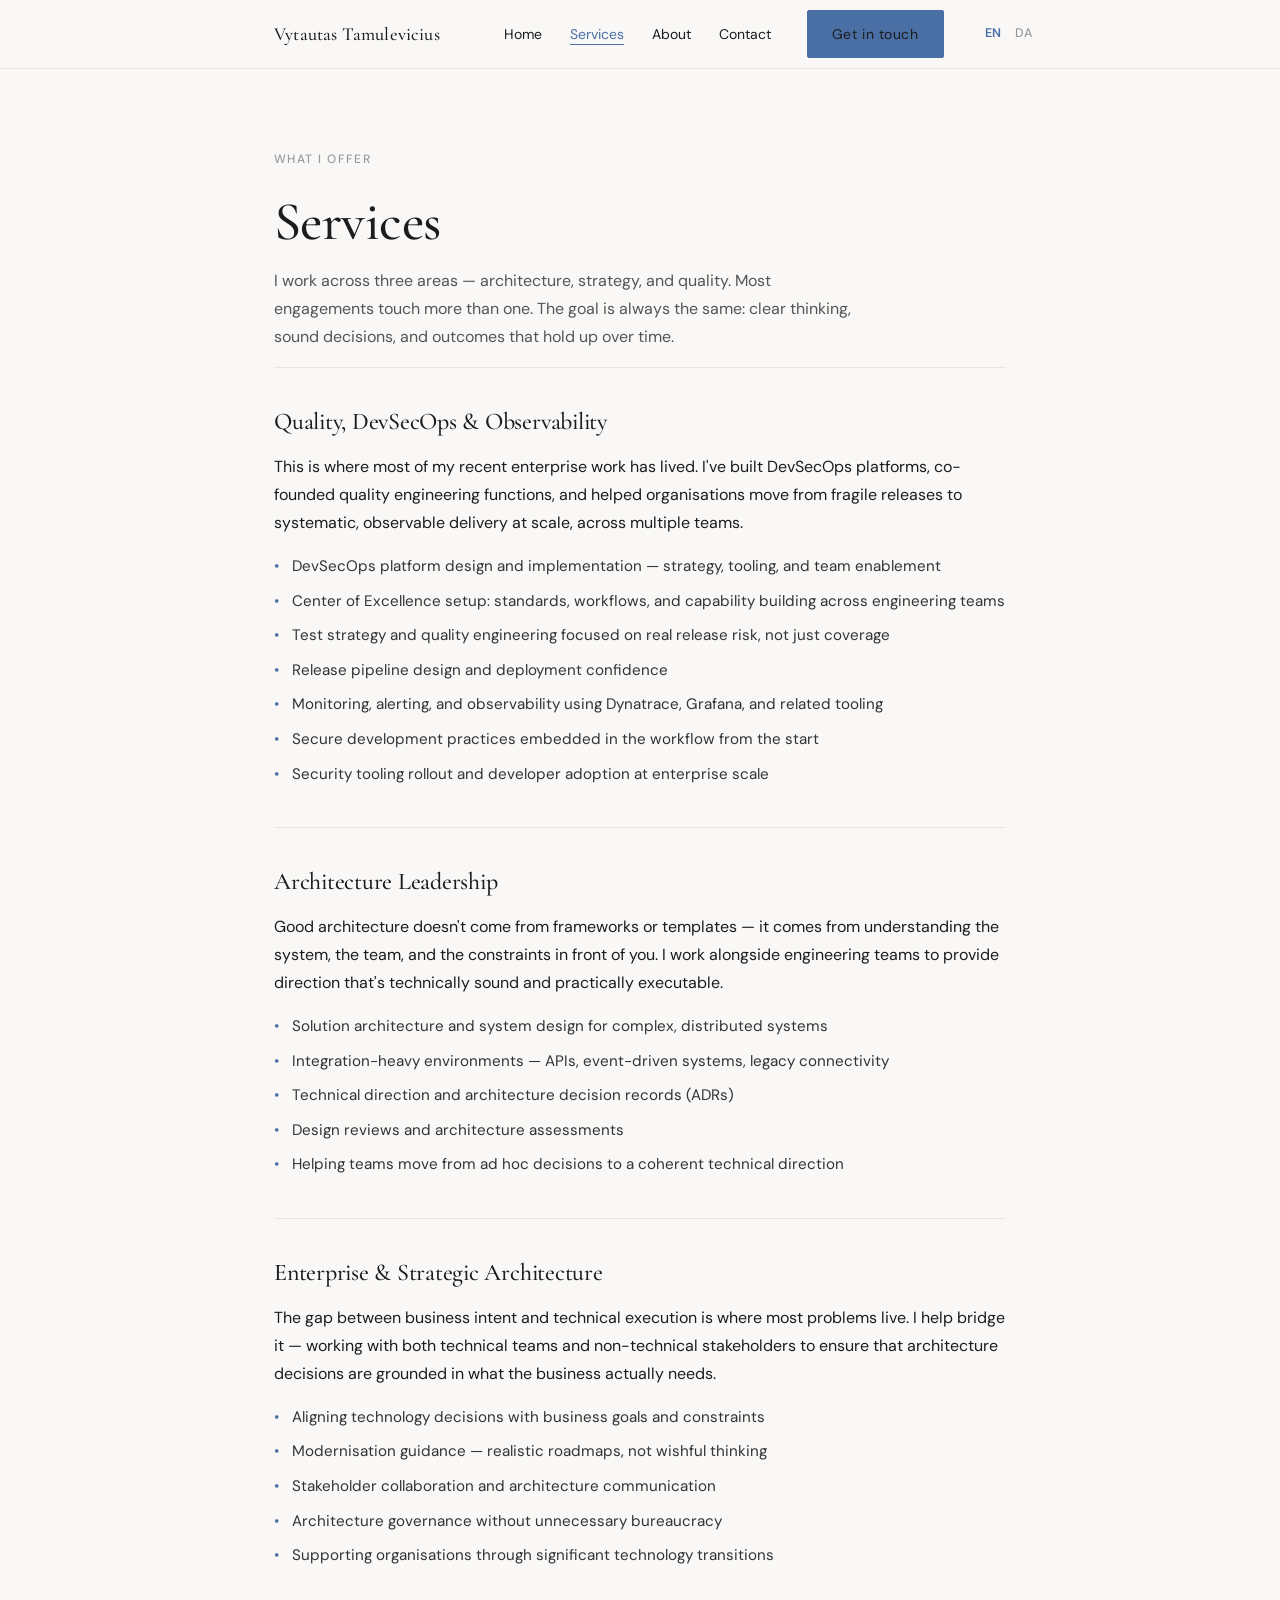
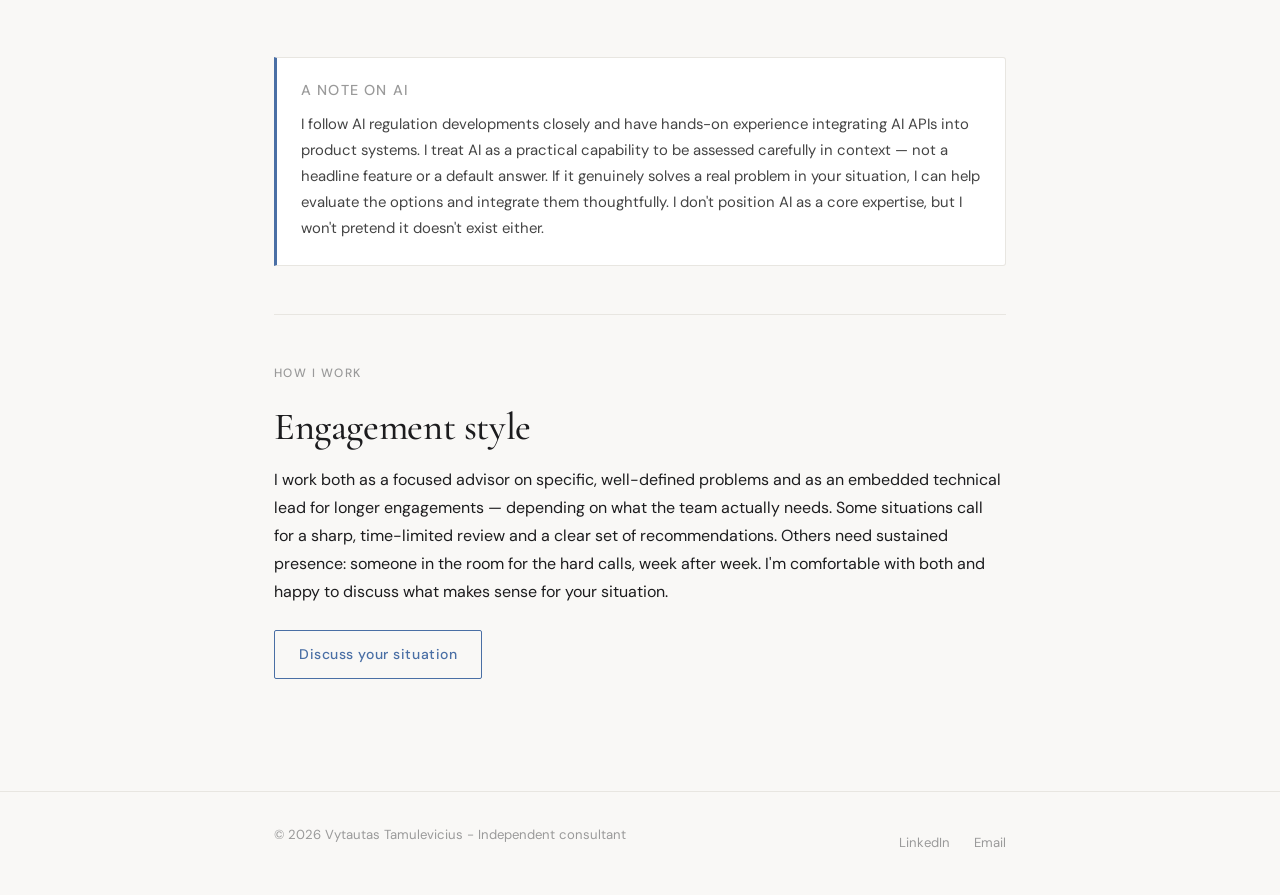
<file: services.html>
<!DOCTYPE html>
<html lang="en">
<head>
  <meta charset="UTF-8" />
  <meta name="viewport" content="width=device-width, initial-scale=1.0" />
  <title>Services — Vytautas Tamulevicius</title>
  <meta name="description" content="Consulting services from Vytautas Tamulevicius — Architecture Leadership, Enterprise Strategy, and Quality & DevSecOps for complex technical environments." />
  <link rel="stylesheet" href="style.css" />
</head>
<body>

  <nav>
    <div class="nav-inner">
      <a href="index.html" class="nav-logo" data-i18n="nav_logo">Vytautas Tamulevicius</a>
      <ul class="nav-links">
        <li><a href="index.html" data-i18n="nav_home">Home</a></li>
        <li><a href="services.html" class="active" data-i18n="nav_services">Services</a></li>
        <li><a href="about.html" data-i18n="nav_about">About</a></li>
        <li><a href="contact.html" data-i18n="nav_contact">Contact</a></li>
        <li class="nav-cta"><a href="contact.html" class="btn btn-primary" data-i18n="nav_cta">Get in touch</a></li>
        <li>
          <div class="lang-switcher">
            <button class="lang-btn" data-lang="en" aria-label="Switch to English">EN</button>
            <button class="lang-btn" data-lang="dk" aria-label="Skift til dansk">DA</button>
          </div>
        </li>
      </ul>
      <div class="nav-mobile-controls">
        <div class="lang-switcher">
          <button class="lang-btn" data-lang="en" aria-label="Switch to English">EN</button>
          <button class="lang-btn" data-lang="dk" aria-label="Skift til dansk">DA</button>
        </div>
        <button class="hamburger" aria-label="Toggle navigation" aria-expanded="false">
          <span></span><span></span><span></span>
        </button>
      </div>
    </div>
    <div class="mobile-menu">
      <a href="index.html" data-i18n="nav_home">Home</a>
      <a href="services.html" data-i18n="nav_services">Services</a>
      <a href="about.html" data-i18n="nav_about">About</a>
      <a href="contact.html" data-i18n="nav_contact">Contact</a>
      <a href="contact.html" class="btn btn-primary" data-i18n="nav_cta">Get in touch</a>
    </div>
  </nav>

  <main>
    <section>
      <div class="container">
        <p class="section-label" data-i18n="sp_label">What I offer</p>
        <h1 data-i18n="sp_h1">Services</h1>
        <p style="color:#555; max-width:580px; margin-top:0.75rem;" data-i18n="sp_intro">I work across three areas — architecture, strategy, and quality. Most engagements touch more than one. The goal is always the same: clear thinking, sound decisions, and outcomes that hold up over time.</p>

        <div class="service-block">
          <h2 data-i18n="sp_s3_h2">Quality, DevSecOps &amp; Observability</h2>
          <p data-i18n="sp_s3_p">This is where most of my recent enterprise work has lived. I've built DevSecOps platforms, co-founded quality engineering functions, and helped organisations move from fragile releases to systematic, observable delivery at scale, across multiple teams.</p>
          <ul class="service-list">
            <li data-i18n="sp_s3_l1">DevSecOps platform design and implementation — strategy, tooling, and team enablement</li>
            <li data-i18n="sp_s3_l2">Center of Excellence setup: standards, workflows, and capability building across engineering teams</li>
            <li data-i18n="sp_s3_l3">Test strategy and quality engineering focused on real release risk, not just coverage</li>
            <li data-i18n="sp_s3_l4">Release pipeline design and deployment confidence</li>
            <li data-i18n="sp_s3_l5">Monitoring, alerting, and observability using Dynatrace, Grafana, and related tooling</li>
            <li data-i18n="sp_s3_l6">Secure development practices embedded in the workflow from the start</li>
            <li data-i18n="sp_s3_l7">Security tooling rollout and developer adoption at enterprise scale</li>
          </ul>
        </div>

        <div class="service-block">
          <h2 data-i18n="sp_s1_h2">Architecture Leadership</h2>
          <p data-i18n="sp_s1_p">Good architecture doesn't come from frameworks or templates — it comes from understanding the system, the team, and the constraints in front of you. I work alongside engineering teams to provide direction that's technically sound and practically executable.</p>
          <ul class="service-list">
            <li data-i18n="sp_s1_l1">Solution architecture and system design for complex, distributed systems</li>
            <li data-i18n="sp_s1_l2">Integration-heavy environments — APIs, event-driven systems, legacy connectivity</li>
            <li data-i18n="sp_s1_l3">Technical direction and architecture decision records (ADRs)</li>
            <li data-i18n="sp_s1_l4">Design reviews and architecture assessments</li>
            <li data-i18n="sp_s1_l5">Helping teams move from ad hoc decisions to a coherent technical direction</li>
          </ul>
        </div>

        <div class="service-block">
          <h2 data-i18n="sp_s2_h2">Enterprise &amp; Strategic Architecture</h2>
          <p data-i18n="sp_s2_p">The gap between business intent and technical execution is where most problems live. I help bridge it — working with both technical teams and non-technical stakeholders to ensure that architecture decisions are grounded in what the business actually needs.</p>
          <ul class="service-list">
            <li data-i18n="sp_s2_l1">Aligning technology decisions with business goals and constraints</li>
            <li data-i18n="sp_s2_l2">Modernisation guidance — realistic roadmaps, not wishful thinking</li>
            <li data-i18n="sp_s2_l3">Stakeholder collaboration and architecture communication</li>
            <li data-i18n="sp_s2_l4">Architecture governance without unnecessary bureaucracy</li>
            <li data-i18n="sp_s2_l5">Supporting organisations through significant technology transitions</li>
          </ul>
        </div>

        <div class="ai-note">
          <h3 data-i18n="ai_label">A note on AI</h3>
          <p data-i18n="ai_p">I follow AI regulation developments closely and have hands-on experience integrating AI APIs into product systems. I treat AI as a practical capability to be assessed carefully in context — not a headline feature or a default answer. If it genuinely solves a real problem in your situation, I can help evaluate the options and integrate them thoughtfully. I don't position AI as a core expertise, but I won't pretend it doesn't exist either.</p>
        </div>

        <div class="how-i-work">
          <p class="section-label" data-i18n="hiw_label">How I work</p>
          <h2 data-i18n="hiw_h2">Engagement style</h2>
          <p data-i18n="hiw_p">I work both as a focused advisor on specific, well-defined problems and as an embedded technical lead for longer engagements — depending on what the team actually needs. Some situations call for a sharp, time-limited review and a clear set of recommendations. Others need sustained presence: someone in the room for the hard calls, week after week. I'm comfortable with both and happy to discuss what makes sense for your situation.</p>
          <p style="margin-top:1.5rem;">
            <a href="contact.html" class="btn btn-outline" data-i18n="hiw_btn">Discuss your situation</a>
          </p>
        </div>

      </div>
    </section>
  </main>

  <footer>
    <div class="footer-inner">
      <p class="footer-copy" data-i18n="footer_copy">© 2026 Vytautas Tamulevicius - Independent consultant</p>
      <div class="footer-links">
        <!-- PLACEHOLDER: Verify LinkedIn URL slug before publishing -->
        <a href="https://www.linkedin.com/in/vytautastamulevicius/" target="_blank" rel="noopener" data-i18n="footer_li">LinkedIn</a>
        <a href="mailto:vytautas.tamulevicius@humanaipartner.com" data-i18n="footer_email">Email</a>
      </div>
    </div>
  </footer>

  <script src="translations.js"></script>
  <script>
    const hamburger = document.querySelector('.hamburger');
    const mobileMenu = document.querySelector('.mobile-menu');
    hamburger.addEventListener('click', () => {
      const isOpen = mobileMenu.classList.toggle('open');
      hamburger.classList.toggle('open', isOpen);
      hamburger.setAttribute('aria-expanded', isOpen);
    });
  </script>
</body>
</html>
</file>
<file: style.css>
/* ============================================
   Vytautas Tamulevicius — Consulting Site
   Shared Stylesheet
   ============================================ */

@import url('https://fonts.googleapis.com/css2?family=Cormorant+Garamond:wght@400;500;600&family=DM+Sans:wght@300;400;500&display=swap');

/* ── Variables ── */
:root {
  --bg:         #F9F8F6;
  --text:       #1C1C1E;
  --accent:     #4A6FA5;
  --accent-dark:#3a5a8a;
  --muted:      #9A9A9A;
  --border:     #E8E6E1;
  --max-w:      780px;
  --font-head:  'Cormorant Garamond', Georgia, serif;
  --font-body:  'DM Sans', system-ui, sans-serif;
}

/* ── Reset ── */
*, *::before, *::after { box-sizing: border-box; margin: 0; padding: 0; }

html { scroll-behavior: smooth; }

body {
  background: var(--bg);
  color: var(--text);
  font-family: var(--font-body);
  font-size: 1rem;
  font-weight: 400;
  line-height: 1.75;
  -webkit-font-smoothing: antialiased;
}

img { max-width: 100%; display: block; }
a { color: inherit; text-decoration: none; }

/* ── Layout ── */
.container {
  max-width: var(--max-w);
  margin: 0 auto;
  padding: 0 1.5rem;
}

section { padding: 5rem 0; }

.section-label {
  font-family: var(--font-body);
  font-size: 0.75rem;
  font-weight: 500;
  letter-spacing: 0.12em;
  text-transform: uppercase;
  color: var(--muted);
  margin-bottom: 1.25rem;
}

/* ── Typography ── */
h1, h2, h3 {
  font-family: var(--font-head);
  font-weight: 500;
  line-height: 1.2;
  letter-spacing: -0.01em;
}

h1 { font-size: clamp(2.4rem, 5vw, 3.4rem); }
h2 { font-size: clamp(1.8rem, 3.5vw, 2.4rem); margin-bottom: 1rem; }
h3 { font-size: 1.4rem; margin-bottom: 0.5rem; }

p { margin-bottom: 1rem; }
p:last-child { margin-bottom: 0; }

/* ── Buttons ── */
.btn {
  display: inline-block;
  font-family: var(--font-body);
  font-size: 0.875rem;
  font-weight: 500;
  letter-spacing: 0.04em;
  padding: 0.7rem 1.5rem;
  border-radius: 2px;
  transition: background 0.2s, color 0.2s, border-color 0.2s;
  cursor: pointer;
  border: 1.5px solid transparent;
  white-space: nowrap;
}

.btn-primary {
  background: var(--accent);
  color: #fff;
  border-color: var(--accent);
}
.btn-primary:hover {
  background: var(--accent-dark);
  border-color: var(--accent-dark);
}

.btn-outline {
  background: transparent;
  color: var(--accent);
  border-color: var(--accent);
}
.btn-outline:hover {
  background: var(--accent);
  color: #fff;
}

/* ── Navigation ── */
nav {
  border-bottom: 1px solid var(--border);
  background: var(--bg);
  position: relative;
  z-index: 100;
}

.nav-inner {
  max-width: var(--max-w);
  margin: 0 auto;
  padding: 0 1.5rem;
  height: 68px;
  display: flex;
  align-items: center;
  justify-content: space-between;
  gap: 2rem;
}

.nav-logo {
  font-family: var(--font-head);
  font-size: 1.15rem;
  font-weight: 500;
  letter-spacing: 0.01em;
  color: var(--text);
  white-space: nowrap;
  flex-shrink: 0;
  margin-right: 2rem;
}
.nav-logo:hover { color: var(--accent); transition: color 0.2s; }

.nav-links {
  display: flex;
  align-items: center;
  gap: 1.75rem;
  list-style: none;
  flex: 1;
}

.nav-links a {
  font-size: 0.875rem;
  font-weight: 400;
  color: var(--text);
  transition: color 0.2s;
  position: relative;
}

.nav-links a::after {
  content: '';
  position: absolute;
  bottom: -2px;
  left: 0;
  width: 0;
  height: 1px;
  background: var(--accent);
  transition: width 0.2s;
}
.nav-links a:hover { color: var(--accent); }
.nav-links a:hover::after { width: 100%; }
.nav-links a.active { color: var(--accent); }
.nav-links a.active::after { width: 100%; }

.nav-cta { margin-left: 0.5rem; }

/* Hamburger */
.hamburger {
  display: none;
  flex-direction: column;
  gap: 5px;
  background: none;
  border: none;
  cursor: pointer;
  padding: 4px;
}
.hamburger span {
  display: block;
  width: 22px;
  height: 1.5px;
  background: var(--text);
  transition: transform 0.25s, opacity 0.25s;
}
.hamburger.open span:nth-child(1) { transform: translateY(6.5px) rotate(45deg); }
.hamburger.open span:nth-child(2) { opacity: 0; }
.hamburger.open span:nth-child(3) { transform: translateY(-6.5px) rotate(-45deg); }

.mobile-menu {
  display: none;
  flex-direction: column;
  gap: 0;
  background: var(--bg);
  border-top: 1px solid var(--border);
  padding: 1rem 1.5rem 1.5rem;
}
.mobile-menu.open { display: flex; }
.mobile-menu a {
  font-size: 1rem;
  padding: 0.6rem 0;
  border-bottom: 1px solid var(--border);
  color: var(--text);
}
.mobile-menu a:last-child { border-bottom: none; margin-top: 0.75rem; }
.mobile-menu .btn { width: 100%; text-align: center; }

/* ── Hero ── */
.hero {
  padding: 6rem 0 5rem;
}

.hero-inner {
  display: flex;
  align-items: center;
  gap: 3rem;
}

.hero-text { flex: 1; }

.hero h1 {
  margin-bottom: 1.25rem;
  color: var(--text);
}

.hero-sub {
  font-size: 1.05rem;
  color: #444;
  margin-bottom: 2rem;
  max-width: 520px;
}

/* Photo placeholder */
.photo-placeholder {
  width: 160px;
  height: 160px;
  border-radius: 50%;
  background: var(--border);
  flex-shrink: 0;
  display: flex;
  align-items: center;
  justify-content: center;
  font-family: var(--font-head);
  font-size: 1.6rem;
  color: var(--muted);
  letter-spacing: 0.04em;
  border: 2px solid #ddd;
  overflow: hidden;
}

.photo-placeholder img {
  width: 100%;
  height: 100%;
  object-fit: cover;
  border-radius: 50%;
}

/* ── Divider ── */
hr {
  border: none;
  border-top: 1px solid var(--border);
}

/* ── Services Grid (home) ── */
.services-grid {
  display: grid;
  grid-template-columns: 1fr 1fr 1fr;
  gap: 2rem;
  margin-top: 2.5rem;
}

.service-card {
  padding: 1.75rem 0;
  border-top: 2px solid var(--accent);
}

.service-card h3 {
  font-size: 1.1rem;
  margin-bottom: 0.5rem;
  font-family: var(--font-body);
  font-weight: 500;
}

.service-card p {
  font-size: 0.9rem;
  color: #555;
  margin: 0;
}

/* ── "When to bring me in" ── */
.bring-in-list {
  list-style: none;
  margin-top: 1.75rem;
  display: flex;
  flex-direction: column;
  gap: 0.75rem;
}

.bring-in-list li {
  padding: 1rem 1.25rem;
  border-left: 3px solid var(--accent);
  background: #fff;
  font-size: 0.95rem;
  color: #333;
  border-radius: 0 2px 2px 0;
}

/* ── Testimonials ── */
.testimonials-grid {
  display: grid;
  grid-template-columns: 1fr 1fr 1fr;
  gap: 1.5rem;
  margin-top: 2.5rem;
}

.testimonial {
  background: #fff;
  border: 1px solid var(--border);
  border-radius: 3px;
  padding: 1.5rem;
}

.testimonial blockquote {
  font-size: 0.92rem;
  line-height: 1.65;
  color: #333;
  margin-bottom: 1rem;
  font-style: italic;
}

.testimonial cite {
  font-size: 0.8rem;
  font-style: normal;
  color: var(--muted);
  font-weight: 500;
}

/* ── About teaser ── */
.about-teaser p {
  font-size: 1rem;
  color: #333;
  max-width: 640px;
}

.text-link {
  color: var(--accent);
  font-size: 0.9rem;
  font-weight: 500;
  display: inline-flex;
  align-items: center;
  gap: 0.3rem;
  margin-top: 1rem;
  transition: gap 0.2s;
}
.text-link:hover { gap: 0.5rem; }
.text-link::after { content: '→'; }

/* ── Services page ── */
.service-block {
  padding: 2.5rem 0;
  border-top: 1px solid var(--border);
}

.service-block:last-child { border-bottom: 1px solid var(--border); }

.service-block h2 {
  font-size: 1.5rem;
  margin-bottom: 1rem;
}

.service-list {
  list-style: none;
  display: flex;
  flex-direction: column;
  gap: 0.5rem;
  margin-top: 0.75rem;
}

.service-list li {
  padding-left: 1.1rem;
  position: relative;
  font-size: 0.95rem;
  color: #333;
}

.service-list li::before {
  content: '•';
  position: absolute;
  left: 0;
  color: var(--accent);
}

.ai-note {
  background: #fff;
  border: 1px solid var(--border);
  border-left: 3px solid var(--accent);
  border-radius: 0 3px 3px 0;
  padding: 1.5rem;
  margin-top: 3rem;
}

.ai-note h3 {
  font-family: var(--font-body);
  font-size: 0.9rem;
  font-weight: 500;
  text-transform: uppercase;
  letter-spacing: 0.08em;
  color: var(--muted);
  margin-bottom: 0.75rem;
}

.ai-note p {
  font-size: 0.93rem;
  color: #444;
}

.how-i-work {
  margin-top: 3rem;
  padding-top: 3rem;
  border-top: 1px solid var(--border);
}

/* ── About page ── */
.about-content p {
  font-size: 1rem;
  color: #333;
  margin-bottom: 1.25rem;
}

.about-content p:last-child { margin-bottom: 0; }

/* ── Contact page ── */
.contact-form {
  margin-top: 2rem;
}

.form-group {
  margin-bottom: 1.25rem;
}

.form-group label {
  display: block;
  font-size: 0.82rem;
  font-weight: 500;
  letter-spacing: 0.06em;
  text-transform: uppercase;
  color: var(--muted);
  margin-bottom: 0.4rem;
}

.form-group input,
.form-group textarea {
  width: 100%;
  padding: 0.75rem 1rem;
  background: #fff;
  border: 1px solid var(--border);
  border-radius: 2px;
  font-family: var(--font-body);
  font-size: 0.95rem;
  color: var(--text);
  transition: border-color 0.2s;
  outline: none;
  appearance: none;
}

.form-group input:focus,
.form-group textarea:focus {
  border-color: var(--accent);
}

.form-group textarea {
  min-height: 160px;
  resize: vertical;
}

.form-submit { margin-top: 0.5rem; }

.form-note {
  font-size: 0.82rem;
  color: var(--muted);
  margin-top: 0.75rem;
}

.contact-alternatives {
  margin-top: 3rem;
  padding-top: 2.5rem;
  border-top: 1px solid var(--border);
}

.contact-alternatives h3 {
  font-family: var(--font-body);
  font-size: 0.85rem;
  font-weight: 500;
  text-transform: uppercase;
  letter-spacing: 0.08em;
  color: var(--muted);
  margin-bottom: 1rem;
}

.contact-links {
  display: flex;
  flex-direction: column;
  gap: 0.5rem;
}

.contact-links a {
  font-size: 0.95rem;
  color: var(--accent);
  transition: color 0.2s;
}
.contact-links a:hover { color: var(--accent-dark); }

/* ── Footer ── */
footer {
  border-top: 1px solid var(--border);
  padding: 2rem 0;
  margin-top: 2rem;
}

.footer-inner {
  max-width: var(--max-w);
  margin: 0 auto;
  padding: 0 1.5rem;
  display: flex;
  align-items: center;
  justify-content: space-between;
  flex-wrap: wrap;
  gap: 0.75rem;
}

.footer-copy {
  font-size: 0.82rem;
  color: var(--muted);
}

.footer-links {
  display: flex;
  gap: 1.5rem;
}

.footer-links a {
  font-size: 0.82rem;
  color: var(--muted);
  transition: color 0.2s;
}
.footer-links a:hover { color: var(--accent); }

/* ── Responsive ── */
@media (max-width: 700px) {
  section { padding: 3.5rem 0; }

  .hero { padding: 4rem 0 3rem; }

  .hero-inner {
    flex-direction: column-reverse;
    align-items: flex-start;
    gap: 2rem;
  }

  .photo-placeholder { width: 120px; height: 120px; }

  .services-grid { grid-template-columns: 1fr; gap: 0; }
  .service-card { border-top: 1px solid var(--border); border-left: 3px solid var(--accent); padding: 1.25rem 1rem; }
  .service-card:first-child { border-top: 2px solid var(--accent); }

  .testimonials-grid { grid-template-columns: 1fr; }

  .nav-links { display: none; }
  .hamburger { display: flex; }

  h1 { font-size: 2.2rem; }

  .footer-inner { flex-direction: column; align-items: flex-start; }
}

@media (max-width: 900px) {
  .testimonials-grid { grid-template-columns: 1fr 1fr; }
}

/* ── Language switcher ── */
.lang-switcher {
  display: flex;
  align-items: center;
  gap: 0.2rem;
  margin-left: 0.5rem;
}

.lang-btn {
  background: none;
  border: none;
  cursor: pointer;
  font-family: var(--font-body);
  font-size: 0.78rem;
  font-weight: 500;
  letter-spacing: 0.06em;
  color: var(--muted);
  padding: 3px 5px;
  border-radius: 2px;
  transition: color 0.2s;
  line-height: 1.4;
}
.lang-btn:hover  { color: var(--accent); }
.lang-btn.active {
  color: var(--accent);
  font-weight: 600;
}

/* Hide mobile lang switcher on desktop */
.nav-mobile-controls { display: none; }
@media (max-width: 700px) {
  .nav-mobile-controls { display: flex; align-items: center; gap: 0.5rem; }
}

/* ── Form feedback ── */
.form-success {
  display: none;
  padding: 1rem;
  background: #eef4ee;
  border: 1px solid #b5d4b5;
  border-radius: 2px;
  color: #2d5a2d;
  font-size: 0.9rem;
  margin-top: 1rem;
}
</file>
